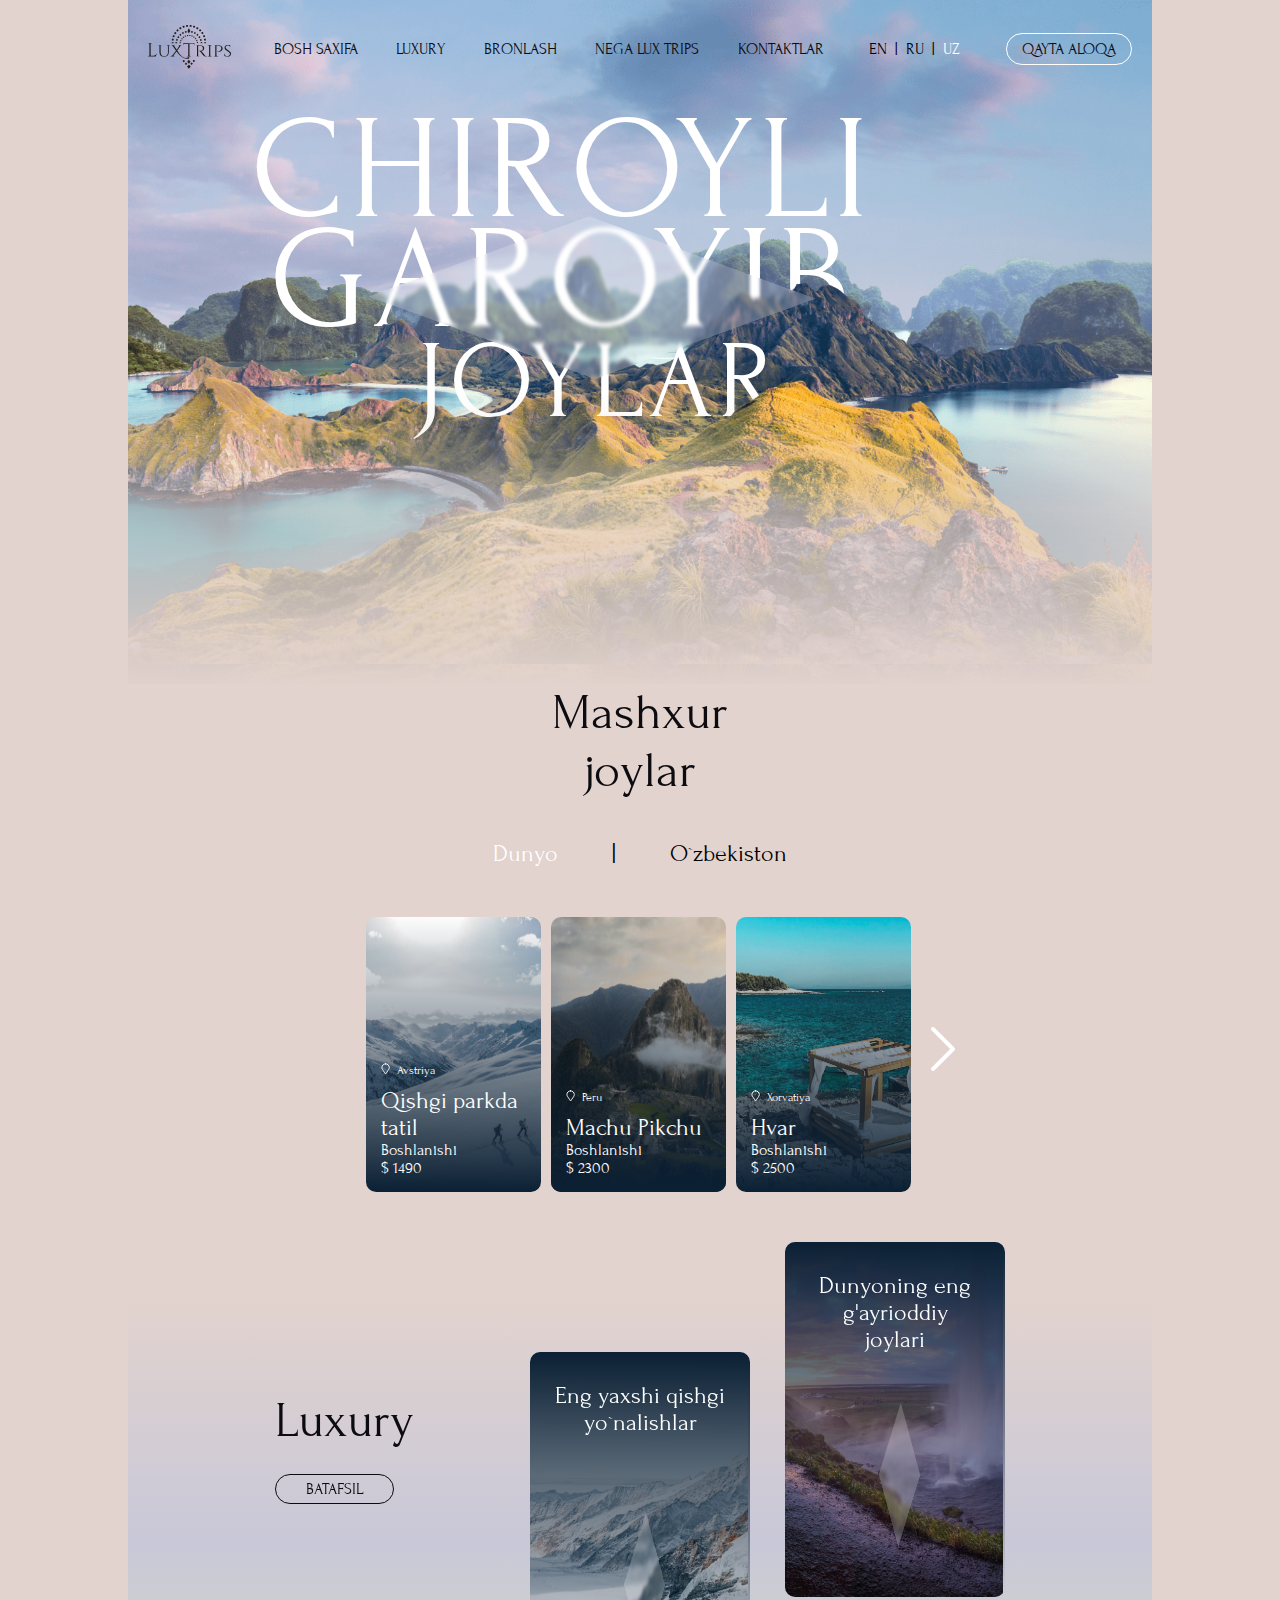
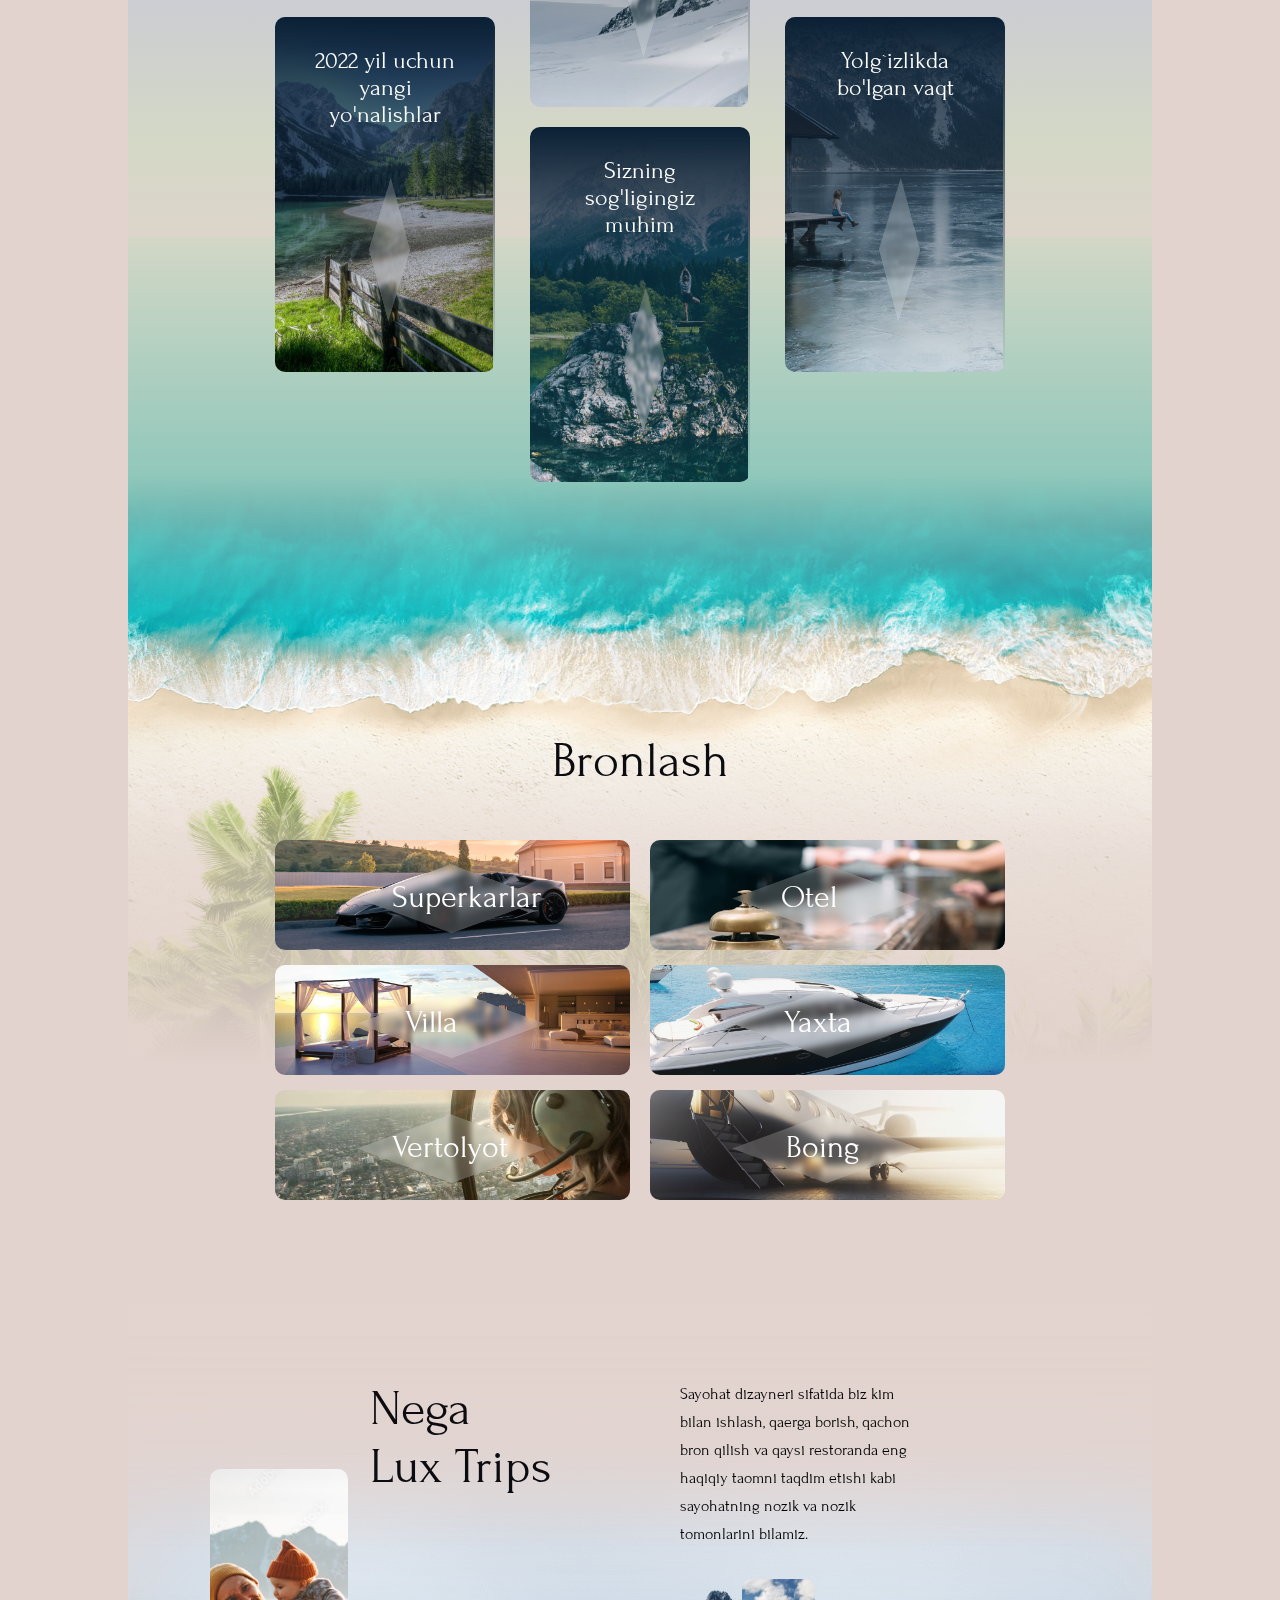
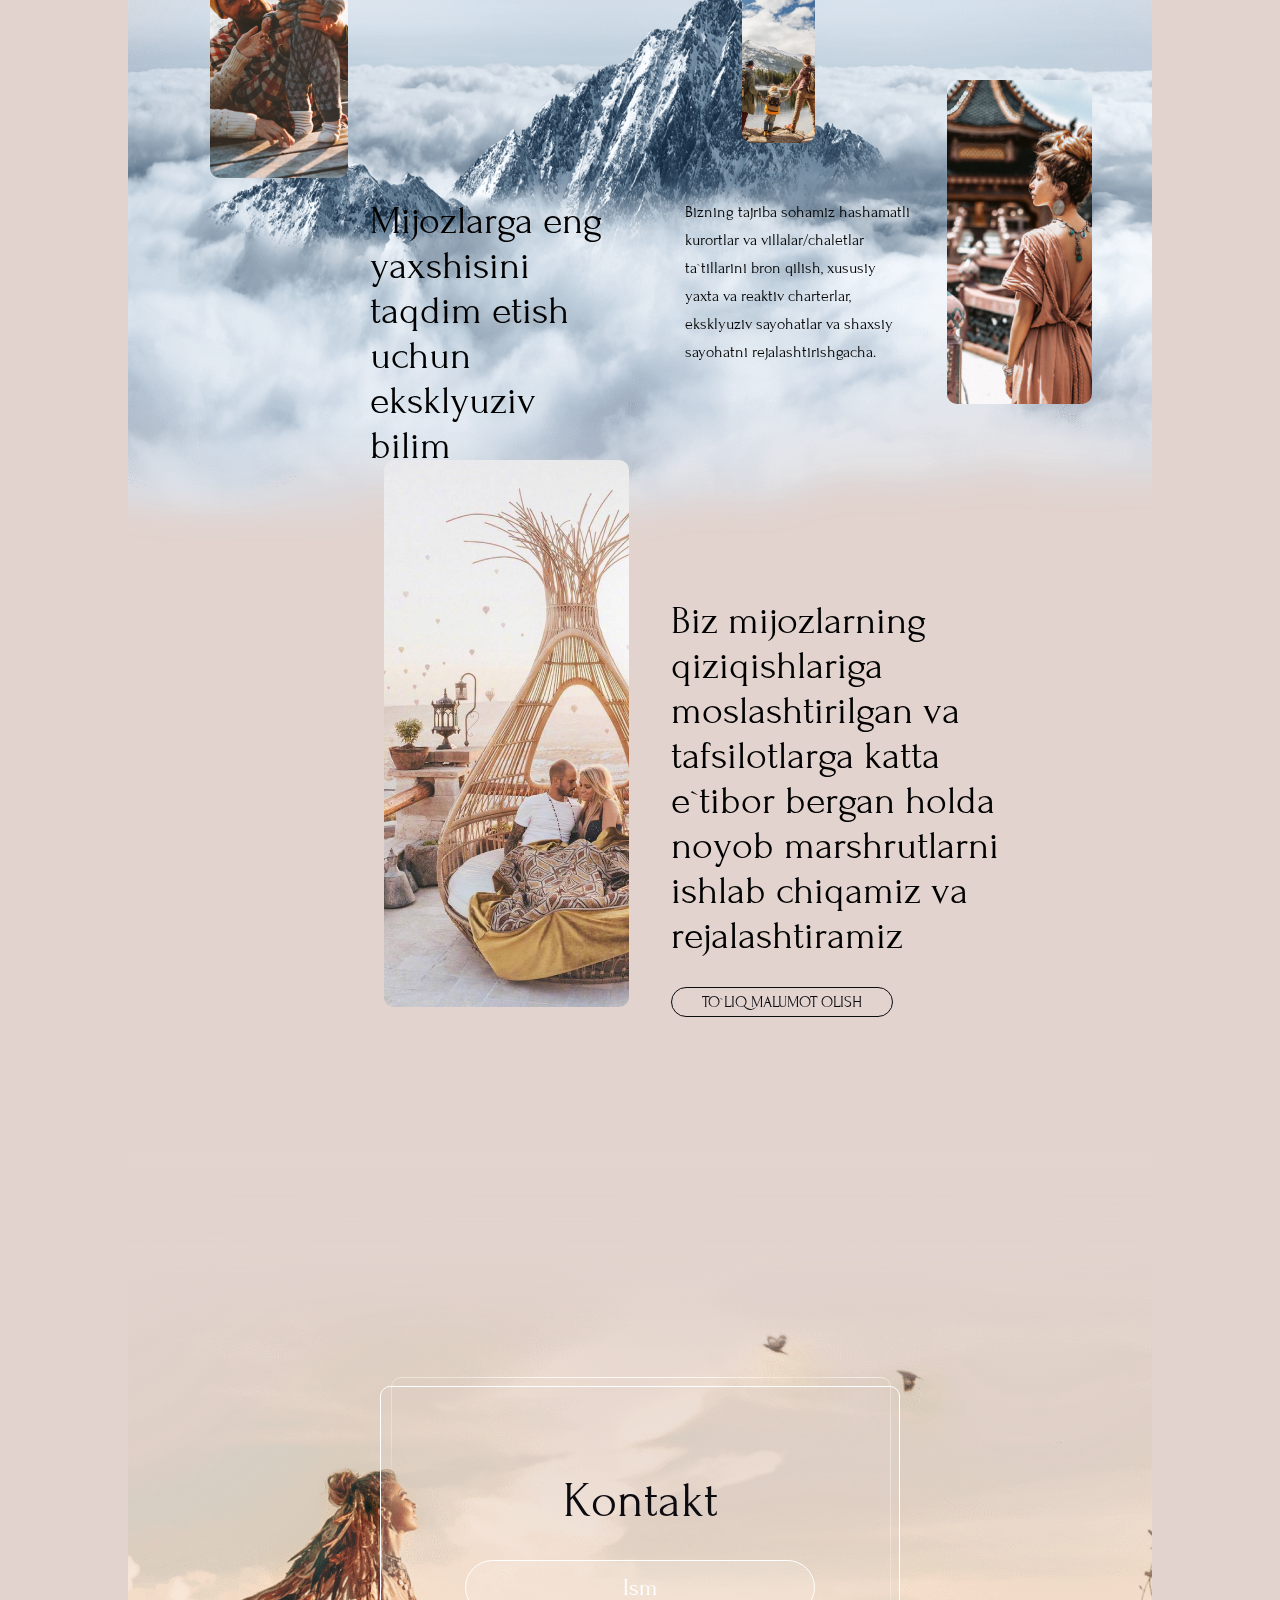
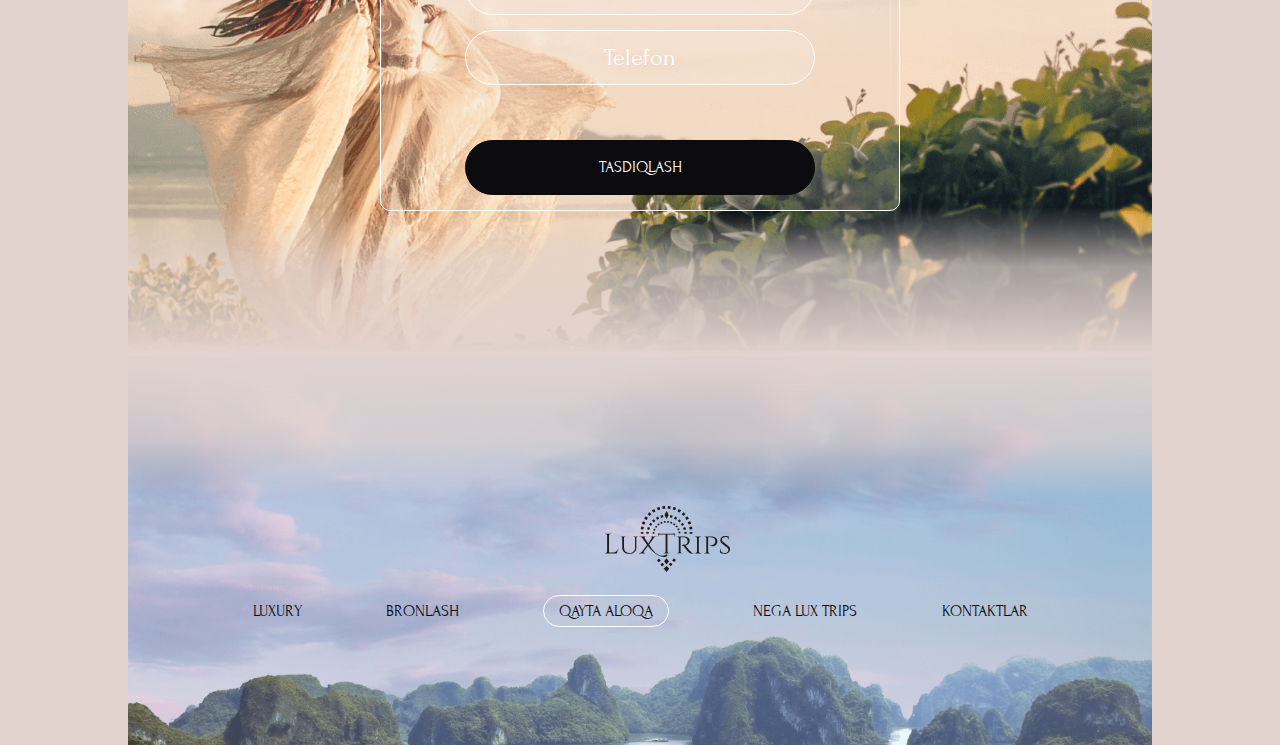
<file: main/index.html>
<!DOCTYPE html>
<html lang="en">

<head>
  <meta charset="UTF-8">
  <meta http-equiv="X-UA-Compatible" content="IE=edge">
  <meta name="viewport" content="width=device-width, initial-scale=1.0">
  <link rel="shortcut icon" href="../assets/icons/favicon.png">
  <link rel="stylesheet" href="./css/main.css">
  <title>LuxTrips</title>
</head>

<body class="body container">

  <header class="header container">
    <div class="header__logo">
      <a href="#no_scroll"> <img class="header__logo-img" src="../assets/svg/logo.svg" alt="Agency logo"></a>
    </div>
    <ul class="header__list">
      <li class="header__list-item linkanimation">
        <a class="header__list-link " href="#no_scroll" data-text="1">Home</a>
      </li>
      <li class="header__list-item linkanimation">
        <a class="header__list-link " href="#luxpack" data-text="2">Luxury packages</a>
      </li>
      <li class="header__list-item linkanimation">
        <a class="header__list-link " href="#book" data-text="3">Book with us</a>
      </li>
      <li class="header__list-item linkanimation">
        <a class="header__list-link " href="#why" data-text="4">Why lux trips</a>
      </li>
      <li class="header__list-item linkanimation">
        <a class="header__list-link " href="../info/info.html" data-text="5">Contact</a>
      </li>
    </ul>
    <ul class="header__lang choice">
      <li class="header__lang-item choice__item choice__item_active">En</li>
      <li class="header__lang-item ">|</li>
      <li class="header__lang-item choice__item">Ru</li>
      <li class="header__lang-item ">|</li>
      <li class="header__lang-item choice__item">Uz</li>
    </ul>
    <a class="header__btn btn" href="#callback" data-text="6">Call me back</a>
    <div class="burger">
      <div class="burger__icon">
        <div class="burger__lines"></div>
        <div class="burger__lines"></div>
        <div class="burger__lines"></div>
      </div>

  </header>
  <section class="hero">
    <h1 class="hero_title" data-text="7">Extra<br>ordinary</h1>
    <h2 class="hero__subtitle" data-text="8">Places</h2>
    <div class="hero__img">
      <img src="../assets/img/sky.png" alt="sky image for font" class="hero__img-item">
      <img src="../assets/img/mountain1.png" alt="mountain image for font" class="hero__img-item">
      <img src="../assets/img/mountain2.png" alt="mountain image for font" class="hero__img-item">
      <img src="../assets/img/mountain3.png" alt="mountain image for font" class="hero__img-item">
    </div>
    <div class="hero__rhombus rhombus-horiz"></div>
    <div class="hero__gradient"></div>
  </section>
  <section class="topplaces">
    <img class="topplaces__prev" src="../assets/icons/arrow-prev.png" alt="prev slide button">
    <img class="topplaces__next" src="../assets/icons/arrow-next.png" alt="next slide button">
    <h2 class="topplaces__title title" data-text="9">Top Rated Experiances</h2>
    <div class="topplaces__content">

      <ul class="topplaces__dir choice">
        <li class="topplaces__dir-items choice__item choice__item_active" data-text="">World</li>
        <li class="topplaces__dir-items ">|</li>
        <li class="topplaces__dir-items choice__item" data-text="">Uzbekistan</li>
      </ul>
      <ul class="topplaces__world">
        <li class="topplaces__card-items">
          <img class="topplaces__card-img" src="../assets/img/world1.png" alt="world tour image">
          <div class="topplaces__card-box">
            <p class="topplaces__card-loction" data-text="">Austria</p>
            <p class="topplaces__card-title" data-text="">Winter Park Ski Holiday</p>
            <p class="topplaces__card-info" data-text="">From</p>
            <p class="topplaces__card-price">$ 1490</p>
          </div>
        </li>
        <li class="topplaces__card-items">
          <img class="topplaces__card-img" src="../assets/img/world2.png" alt="world tour image">
          <div class="topplaces__card-box">
            <p class="topplaces__card-loction" data-text="">Peru</p>
            <p class="topplaces__card-title" data-text="">Machu Picchu</p>
            <p class="topplaces__card-info" data-text="">From</p>
            <p class="topplaces__card-price">$ 2300</p>
          </div>
        </li>
        <li class="topplaces__card-items">
          <img class="topplaces__card-img" src="../assets/img/world3.png" alt="world tour image">
          <div class="topplaces__card-box">
            <p class="topplaces__card-loction" data-text="">Croatia</p>
            <p class="topplaces__card-title" data-text="">Hvar</p>
            <p class="topplaces__card-info" data-text="">From</p>
            <p class="topplaces__card-price">$ 2500</p>
          </div>
        </li>
        <li class="topplaces__card-items">
          <img class="topplaces__card-img" src="../assets/img/world4.png" alt="world tour image">
          <div class="topplaces__card-box">
            <p class="topplaces__card-loction" data-text="">Jordan</p>
            <p class="topplaces__card-title" data-text="">Ad-Deir Abbey</p>
            <p class="topplaces__card-info" data-text="">From</p>
            <p class="topplaces__card-price">$ 2390</p>
          </div>
        </li>
        <li class="topplaces__card-items">
          <img class="topplaces__card-img" src="../assets/img/world5.png" alt="world tour image">
          <div class="topplaces__card-box">
            <p class="topplaces__card-loction" data-text="">Iceland</p>
            <p class="topplaces__card-title" data-text="">Goddafos Waterfall</p>
            <p class="topplaces__card-info" data-text="">From</p>
            <p class="topplaces__card-price">$ 3500</p>
          </div>
        </li>
        <li class="topplaces__card-items">
          <img class="topplaces__card-img" src="../assets/img/world6.png" alt="world tour image">
          <div class="topplaces__card-box">
            <p class="topplaces__card-loction" data-text="">Abkhazia</p>
            <p class="topplaces__card-title" data-text="">Blue Lake</p>
            <p class="topplaces__card-info" data-text="">From</p>
            <p class="topplaces__card-price">$ 2200</p>
          </div>
        </li>
        <li class="topplaces__card-items">
          <img class="topplaces__card-img" src="../assets/img/world7.png" alt="world tour image">
          <div class="topplaces__card-box">
            <p class="topplaces__card-loction" data-text="">Indonesia</p>
            <p class="topplaces__card-title" data-text="">Bali Island</p>
            <p class="topplaces__card-info" data-text="">From</p>
            <p class="topplaces__card-price">$ 4250</p>
          </div>
        </li>
        <li class="topplaces__card-items">
          <img class="topplaces__card-img" src="../assets/img/world8.png" alt="world tour image">
          <div class="topplaces__card-box">
            <p class="topplaces__card-loction" data-text="">Iceland</p>
            <p class="topplaces__card-title" data-text="">Seljalandsfoss Waterfall</p>
            <p class="topplaces__card-info" data-text="">From</p>
            <p class="topplaces__card-price">$ 4900</p>data-text=""
          </div>
        </li>
        <li class="topplaces__card-items">
          <img class="topplaces__card-img" src="../assets/img/world9.png" alt="world tour image">
          <div class="topplaces__card-box">
            <p class="topplaces__card-loction" data-text="">Italy</p>
            <p class="topplaces__card-title" data-text="">Langa
              Grape Fields</p>
            <p class="topplaces__card-info" data-text="">From</p>
            <p class="topplaces__card-price">$ 1750</p>
          </div>
        </li>
        <li class="topplaces__card-items">
          <img class="topplaces__card-img" src="../assets/img/world10.png" alt="world tour image">
          <div class="topplaces__card-box">
            <p class="topplaces__card-loction" data-text="">Spain</p>
            <p class="topplaces__card-title" data-text="">Barcelona</p>
            <p class="topplaces__card-info" data-text="">From</p>
            <p class="topplaces__card-price">$ 2800</p>
          </div>
        </li>
        <li class="topplaces__card-items">
          <img class="topplaces__card-img" src="../assets/img/world11.png" alt="world tour image">
          <div class="topplaces__card-box">
            <p class="topplaces__card-loction" data-text="">Nepal</p>
            <p class="topplaces__card-title" data-text="">Everest</p>
            <p class="topplaces__card-info" data-text="">From</p>
            <p class="topplaces__card-price">$ 7500 </p>
          </div>
        </li>
        <li class="topplaces__card-items">
          <img class="topplaces__card-img" src="../assets/img/world12.png" alt="world tour image">
          <div class="topplaces__card-box">
            <p class="topplaces__card-loction" data-text="">San Francisco</p>
            <p class="topplaces__card-title" data-text="">Golden Gate Bridge</p>
            <p class="topplaces__card-info" data-text="">From</p>
            <p class="topplaces__card-price">$ 2100</p>
          </div>
        </li>

      </ul>
      <ul class="topplaces__uz topplaces_inactive">
        <li class="topplaces__card-items">
          <img class="topplaces__card-img" src="../assets/img/uzbekistan1.jpg" alt="world tour image">
          <div class="topplaces__card-box">
            <p class="topplaces__card-loction" data-text="">Samarkand</p>
            <p class="topplaces__card-title" data-text="">Shahi Zinda</p>
            <p class="topplaces__card-info" data-text="">From</p>
            <p class="topplaces__card-price">$ 490</p>
          </div>
        </li>
        <li class="topplaces__card-items"> <img class="topplaces__card-img" src="../assets/img/uzbekistan2.jpg"
            alt="world tour image">
          <div class="topplaces__card-box">
            <p class="topplaces__card-loction" data-text="">Tashkent</p>
            <p class="topplaces__card-title" data-text="">Timurid`s Museum</p>
            <p class="topplaces__card-info" data-text="">From</p>
            <p class="topplaces__card-price">$ 90</p>
          </div>
        </li>
        <li class="topplaces__card-items"> <img class="topplaces__card-img" src="../assets/img/uzbekistan3.jpg"
            alt="world tour image">
          <div class="topplaces__card-box">
            <p class="topplaces__card-loction" data-text="">Khiva</p>
            <p class="topplaces__card-title" data-text="">Kalta Minor Minaret</p>
            <p class="topplaces__card-info" data-text="">From</p>
            <p class="topplaces__card-price">$ 550</p>
          </div>
        </li>
        <li class="topplaces__card-items"> <img class="topplaces__card-img" src="../assets/img/uzbekistan4.jpg"
            alt="world tour image">
          <div class="topplaces__card-box">
            <p class="topplaces__card-loction" data-text="">Khiva</p>
            <p class="topplaces__card-title" data-text="">Ichan-Kala</p>
            <p class="topplaces__card-info" data-text="">From</p>
            <p class="topplaces__card-price">$ 550</p>
          </div>
        </li>
        <li class="topplaces__card-items"> <img class="topplaces__card-img" src="../assets/img/uzbekistan5.jpg"
            alt="world tour image">
          <div class="topplaces__card-box">
            <p class="topplaces__card-loction" data-text="">Khiva</p>
            <p class="topplaces__card-title" data-text="">
              Mausoleum of Pahlavan Mahmud</p>
            <p class="topplaces__card-info" data-text="">From</p>
            <p class="topplaces__card-price">$ 490</p>
          </div>
        </li>
        <li class="topplaces__card-items"> <img class="topplaces__card-img" src="../assets/img/uzbekistan6.jpg"
            alt="world tour image">
          <div class="topplaces__card-box">
            <p class="topplaces__card-loction" data-text="">Bukhara</p>
            <p class="topplaces__card-title" data-text="">
              Samanid`s Mausoleum</p>
            <p class="topplaces__card-info" data-text="">From</p>
            <p class="topplaces__card-price">$ 520</p>
          </div>
        </li>
        <li class="topplaces__card-items"> <img class="topplaces__card-img" src="../assets/img/uzbekistan7.jpg"
            alt="world tour image">
          <div class="topplaces__card-box">
            <p class="topplaces__card-loction" data-text="">Bukhara</p>
            <p class="topplaces__card-title" data-text="">Minaret Kalyan</p>
            <p class="topplaces__card-info" data-text="">From</p>
            <p class="topplaces__card-price">$ 500</p>
          </div>
        </li>
        <li class="topplaces__card-items"> <img class="topplaces__card-img" src="../assets/img/uzbekistan8.jpg"
            alt="world tour image">
          <div class="topplaces__card-box">
            <p class="topplaces__card-loction" data-text="">Samarkand</p>
            <p class="topplaces__card-title" data-text="">Registan</p>
            <p class="topplaces__card-info" data-text="">From</p>
            <p class="topplaces__card-price">$ 650</p>
          </div>
        </li>
        <li class="topplaces__card-items"> <img class="topplaces__card-img" src="../assets/img/uzbekistan9.jpg"
            alt="world tour image">
          <div class="topplaces__card-box">
            <p class="topplaces__card-loction" data-text="">Samarkand</p>
            <p class="topplaces__card-title" data-text="">Ulugbek`s Observatory </p>
            <p class="topplaces__card-info" data-text="">From</p>
            <p class="topplaces__card-price">$ 425</p>
          </div>
        </li>
        <li class="topplaces__card-items"> <img class="topplaces__card-img" src="../assets/img/uzbekistan10.jpg"
            alt="world tour image">
          <div class="topplaces__card-box">
            <p class="topplaces__card-loction" data-text="">Tashkent</p>
            <p class="topplaces__card-title" data-text="">Romanov`s Palace</p>
            <p class="topplaces__card-info" data-text="">From</p>
            <p class="topplaces__card-price">$ 350</p>
          </div>
        </li>
        <li class="topplaces__card-items"> <img class="topplaces__card-img" src="../assets/img/uzbekistan11.jpg"
            alt="world tour image">
          <div class="topplaces__card-box">
            <p class="topplaces__card-loction" data-text="">Tashkent</p>
            <p class="topplaces__card-title" data-text="">Tashkent Subway</p>
            <p class="topplaces__card-info" data-text="">From</p>
            <p class="topplaces__card-price">$ 45</p>
          </div>
        </li>
        <li class="topplaces__card-items"> <img class="topplaces__card-img" src="../assets/img/uzbekistan12.jpg"
            alt="world tour image">
          <div class="topplaces__card-box">
            <p class="topplaces__card-loction" data-text="">Tashkent</p>
            <p class="topplaces__card-title" data-text="">Madrasah Kukeldash</p>
            <p class="topplaces__card-info" data-text="">From</p>
            <p class="topplaces__card-price">$ 270</p>
          </div>
        </li>
      </ul>

    </div>
  </section>
  <section class="luxury" id="luxpack">
    <div class="luxury__bg-top"></div>
    <img class="luxury__bg-img" src="../assets/img/pack-bg.png" alt="luxury section sea image">
    <div class="luxury__bg-img_grad"></div>
    <div class="luxury__bg-bottom"></div>
    <div class="luxury__box">
      <div class="luxury__card">
        <h2 class="luxury__card-title title" data-text="">Luxury
          Packages</h2>
        <a class="luxury__card-link btn btn_white" href="../luxury/luxury.html" data-text="">View all</a>
      </div>
      <div class="luxury__card">
        <div class="luxury__card-bg"></div>
        <p class="luxury__card-text" data-text="">Best
          Winter Destinations </p>
        <img class="luxury__card-img" src="../assets/img/pack1.png" alt="luxury card image">
        <div class="luxury__card-rhombus rhombus"></div>
      </div>
      <div class="luxury__card">
        <div class="luxury__card-bg"></div>
        <p class="luxury__card-text" data-text="">The world's most extraordinary places</p>
        <img class="luxury__card-img" src="../assets/img/pack2.png" alt="luxury card image">
        <div class="luxury__card-rhombus rhombus"></div>
      </div>
      <div class="luxury__card">
        <div class="luxury__card-bg"></div>
        <p class="luxury__card-text" data-text="">New
          destinations
          for 2022</p>
        <img class="luxury__card-img" src="../assets/img/pack3.png" alt="luxury card image">
        <div class="luxury__card-rhombus rhombus"></div>
      </div>
      <div class="luxury__card">
        <div class="luxury__card-bg"></div>
        <p class="luxury__card-text" data-text="">Your health
          is matter</p>
        <img class="luxury__card-img" src="../assets/img/pack4.png" alt="luxury card image">
        <div class="luxury__card-rhombus rhombus"></div>
      </div>
      <div class="luxury__card">
        <div class="luxury__card-bg"></div>
        <p class="luxury__card-text" data-text="">Experiences
          Away From
          Crowd</p>
        <img class="luxury__card-img" src="../assets/img/pack5.png" alt="luxury card image">
        <div class="luxury__card-rhombus rhombus"></div>
      </div>
    </div>
  </section>
  <section class="book" id="book">
    <div class="book__bg"></div>
    <h2 class="book__title title" data-text="">Book
      With Us</h2>
    <div class="book__box">
      <div class="book__card">
        <p class="book__text" data-text="">Supercars</p>
        <img class="book__img" src="../assets/img/book-car.png" alt="book section car image">
        <div class="book__card-rhombus "></div>
      </div>
      <div class="book__card">
        <p class="book__text" data-text="">Hotels</p>
        <img class="book__img" src="../assets/img/book-hotel.png" alt="book section hotel image">
        <div class="book__card-rhombus "></div>
      </div>
      <div class="book__card">
        <p class="book__text" data-text="">Villas</p>
        <img class="book__img" src="../assets/img/book-villa.png" alt="book section villa image">
        <div class="book__card-rhombus "></div>
      </div>
      <div class="book__card">
        <p class="book__text" data-text="">Yachts</p>
        <img class="book__img" src="../assets/img/book-yacht.png" alt="book section yacht image">
        <div class="book__card-rhombus "></div>
      </div>
      <div class="book__card">
        <p class="book__text" data-text="">Helicopter</p>
        <img class="book__img" src="../assets/img/book-helicopter.png" alt="book section helicopter image">
        <div class="book__card-rhombus "></div>
      </div>
      <div class="book__card">
        <p class="book__text" data-text="">Air Jet</p>
        <img class="book__img" src="../assets/img/book-plane.png" alt="book section plane image">
        <div class="book__card-rhombus "></div>
      </div>
    </div>
  </section>
  <section class="why" id="why">
    <div class="why__bg">
      <div class="why__bg-top"></div>
      <img class="why__bg-img" src="../assets/img/whybg.png" alt="wy section mountain image">
      <div class="why__bg-bottom"></div>
      <img class="why__bg-card1" src="../assets/img/why1.png" alt=" why section ilustration">
      <img class="why__bg-card2" src="../assets/img/why2.png" alt=" why section ilustration">
      <img class="why__bg-card3" src="../assets/img/why3.png" alt=" why section ilustration">
      <img class="why__bg-card4" src="../assets/img/why4.png" alt=" why section ilustration">
    </div>

    <div class="why__fist">
      <h2 class="why__fist-title title" data-text="">Why<br>Lux Trips</h2>
      <p class="why__fist-text" data-text="">As Travel Designer, we know the ins and outs of travel from who to work
        with, where to
        go, when to book, and
        which restaurant provides the most authentic cuisine. </p>
    </div>
    <div class="why__second">
      <p class="why__second-title" data-text="">Exclusive knowledge to provide the best of the best to clients</p>
      <p class="why__second-text" data-text="">Our area of expertise ranges from luxury resorts and villas/chalets
        holiday bookings,
        private yacht and jet
        charters, to exclusive tours and personalized journey planning. </p>
    </div>
    <div class="why__third">
      <p class="why__third-title" data-text="">We craft and plan unique itineraries tailored to customers’ interests
        and
        with strong
        attention to detail.</p>
      <a class="why__third-link btn btn_white" href="#callback" data-text="">Help me plan a trip</a>
    </div>

  </section>
  <section class="contact" id="callback">
    <div class="contact__bg-top"></div>
    <img class="contact__bg" src="../assets/img/contactbg.png" alt="Contact backgroud image">
    <div class="contact__bg-bottom"></div>
    <div class="contact__wrapper frame">
      <div class="contact__box">
        <h2 class="contact__title title" data-text="">Contact</h2>
        <form class="contact__form" action="https://formspree.io/f/xwkyzyeb" name="contact" method="post">
          <input class="contact__name" type="text" name="Name" placeholder="Name" autocomplete="on"
            pattern="[A-Za-zА-Яа-яЁё]{2,20}" title="Name (from 2 to 20 letters)" required>
          <input class="contact__phone" type="text" name="Telephone" placeholder="Phone" autocomplete="on"
            pattern="[0-9]{5,15}" title="Telephone number (from 4 to 10 digits)" required>
          <input class="contact_btn btn btn_black" type="submit" value="Call me back">
        </form>
      </div>
    </div>
  </section>
  <footer class="footer">
    <div class="footer__bg-top"></div>
    <img class="footer_bg" src="../assets/img/footerbg.png" alt="footer backgroud image">
    <div class="footer__box">
      <img class="footer__logo" src="../assets/svg/footer-logo.svg" alt="footer logo">
      <ul class="footer__list">
        <li class="footer__list-item">
          <a class="footer__list-link" href="#luxpack" data-text=""> Luxury packages</a>
        </li>
        <li class=" footer__list-item">
          <a class="footer__list-link" href="#book" data-text=""> Book with us</a>
        </li>
        <li class=" footer__list-item ">
          <a class=" footer__list-link btn" href="#callback" data-text=""> Call me back</a>
        </li>
        <li class="footer__list-item">
          <a class="footer__list-link" href="#why" data-text=""> Why Lux Trips</a>
        </li>
        <li class=" footer__list-item">
          <a class="footer__list-link" href="../info/info.html" data-text=""> Contact</a>
        </li>
      </ul>
    </div>
  </footer>
</body>
<script src=" ./js/main.js" type="module"></script>

</html>
</file>
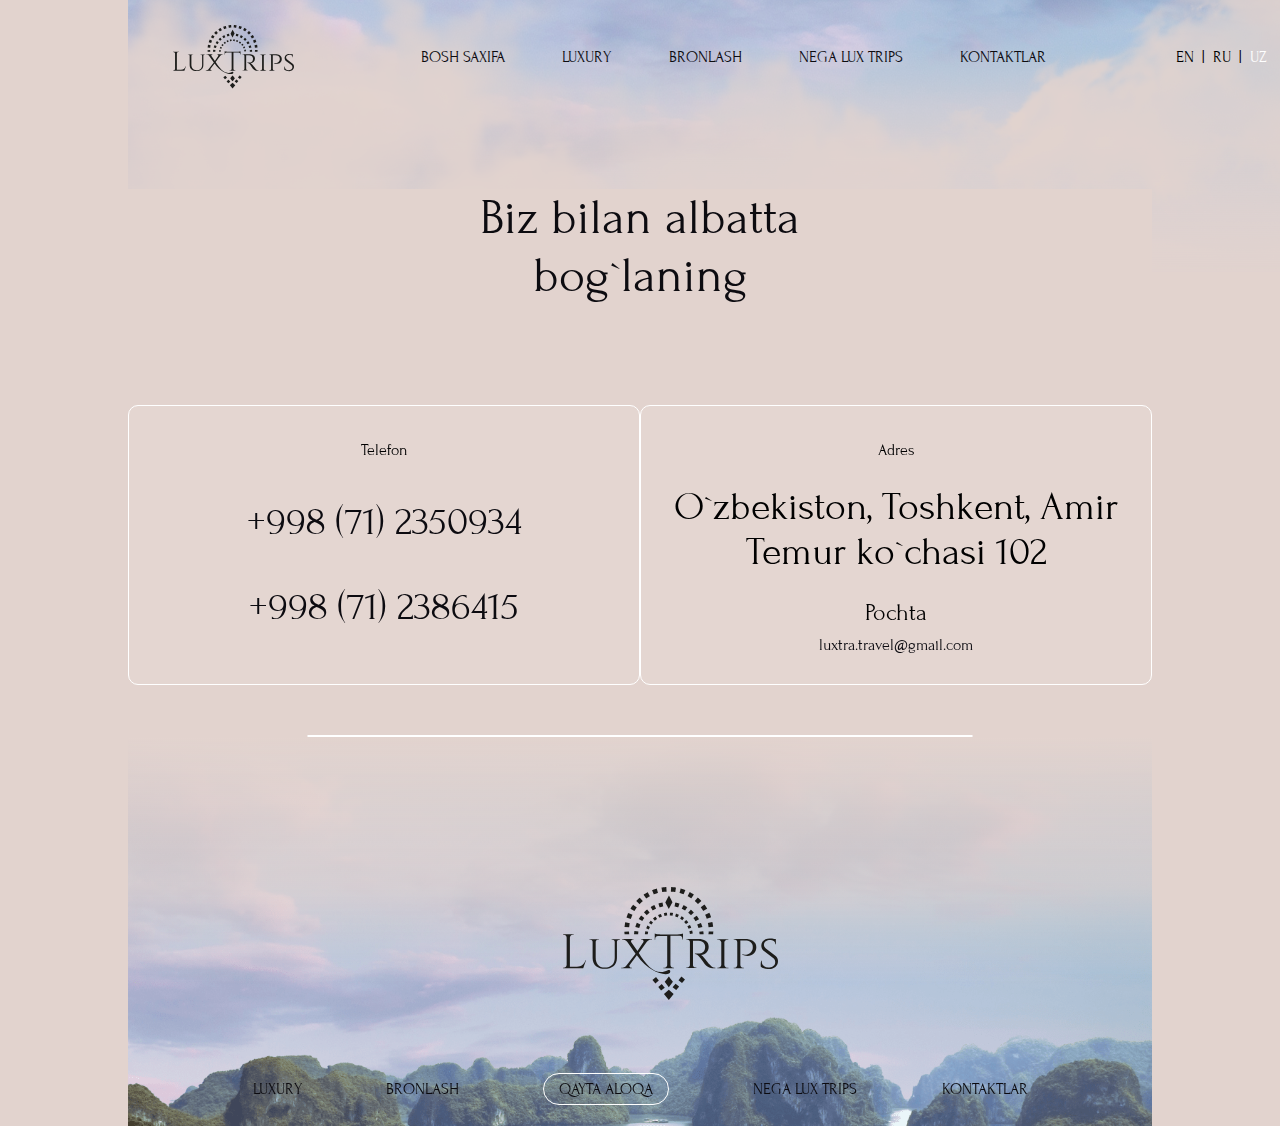
<file: info/info.html>
<!DOCTYPE html>
<html lang="en">

<head>
  <meta charset="UTF-8">
  <meta http-equiv="X-UA-Compatible" content="IE=edge">
  <meta name="viewport" content="width=device-width, initial-scale=1.0">
  <link rel="shortcut icon" href="../assets/icons/favicon.png">
  <link rel="stylesheet" href="./css/info.css">
  <title>LuxTrips - Contact</title>
</head>

<body class="body container">
  <header class="header ">
    <div class="header_bg">
      <img class="header_bg-img" src="../assets/img/headerbg.png" alt="header background image">
    </div>
    <div class="header__logo">
      <a href="../main/index.html"><img src="../assets/svg/logo.svg" alt="Agency logo"></a>
    </div>
    <ul class="header__list">
      <li class="header__list-item linkanimation">
        <a class="header__list-link " href="../main/index.html" data-text="">Home</a>
      </li>
      <li class="header__list-item linkanimation">
        <a class="header__list-link " href="../luxury/luxury.html" data-text="">Luxury packages</a>
      </li>
      <li class="header__list-item linkanimation">
        <a class="header__list-link " href="../main/index.html#book" data-text="">Book with us</a>
      </li>
      <li class="header__list-item linkanimation">
        <a class="header__list-link " href="../main/index.html#why" data-text="">Why lux trips</a>
      </li>
      <li class="header__list-item linkanimation">
        <a class="header__list-link " href="#no_scroll" data-text="">Contact</a>
      </li>
    </ul>
    <ul class="header__lang choice">
      <li class="header__lang-item choice__item choice__item_active">En</li>
      <li class="header__lang-item ">|</li>
      <li class="header__lang-item choice__item">Ru</li>
      <li class="header__lang-item ">|</li>
      <li class="header__lang-item choice__item">Uz</li>
    </ul>
    <a class="header__btn btn" href="../main/index.html#callback" data-text="">Call me back</a>
  </header>
  <section class="info">
    <p class="info__title title" data-text="">Don't miss a chance to talk with us</p>
    <div class="info__box">

      <div class="info__phone">
        <p class="info__text" data-text="">Phone</p>
        <p class="info__num">
          <a href="tel:+998712350934">+998 (71) 2350934</a>
        </p>
        <p class="info__num">
          <a href="tel:+998712386415">+998 (71) 2386415</a>
        </p>
      </div>
      <div class="info__location">
        <p class="info__text" data-text="">Adress</p>
        <p class="info__adress" data-text="">Amir Temur 102, Tashkent, Uzbekistan</p>
        <p class="info__mail" data-text="">Email</p>
        <p class="info__text">
          <a href="mailto:luxtra.travel@gmail.com">luxtra.travel@gmail.com</a>
        </p>
      </div>
    </div>
    <div class="info__map frame">
      <script type="text/javascript" charset="utf-8" async
        src="https://api-maps.yandex.ru/services/constructor/1.0/js/?um=constructor%3Ad1ef796f2113c29c7cf9bf23bc70476a8dec431eb62f064c404fa3163309644b&amp;width=100%&amp;height=620&amp;lang=ru_RU&amp;scroll=true"></script>
    </div>
  </section>
  <footer class="footer">
    <div class="footer__bg-top"></div>
    <img class="footer_bg" src="../assets/img/footerbg.png" alt="footer backgroud image">
    <div class="footer__box">
      <img class="footer__logo" src="../assets/svg/footer-logo.svg" alt="footer logo">
      <ul class="footer__list">
        <li class="footer__list-item">
          <a class="footer__list-link" href="../luxury/luxury.html" data-text=""> Luxury packages</a>
        </li>
        <li class=" footer__list-item">
          <a class="footer__list-link" href="../main/index.html#book" data-text=""> Book with us</a>
        </li>
        <li class=" footer__list-item ">
          <a class=" footer__list-link btn" href="../main/index.html#callback" data-text=""> Call me back</a>
        </li>
        <li class="footer__list-item">
          <a class="footer__list-link" href="../main/index.html#why" data-text=""> Why Lux Trips</a>
        </li>
        <li class=" footer__list-item">
          <a class="footer__list-link" href="#" data-text=""> Contact</a>
        </li>
      </ul>
    </div>
  </footer>
</body>
<script src=" ./js/info.js" type="module"></script>

</html>
</file>
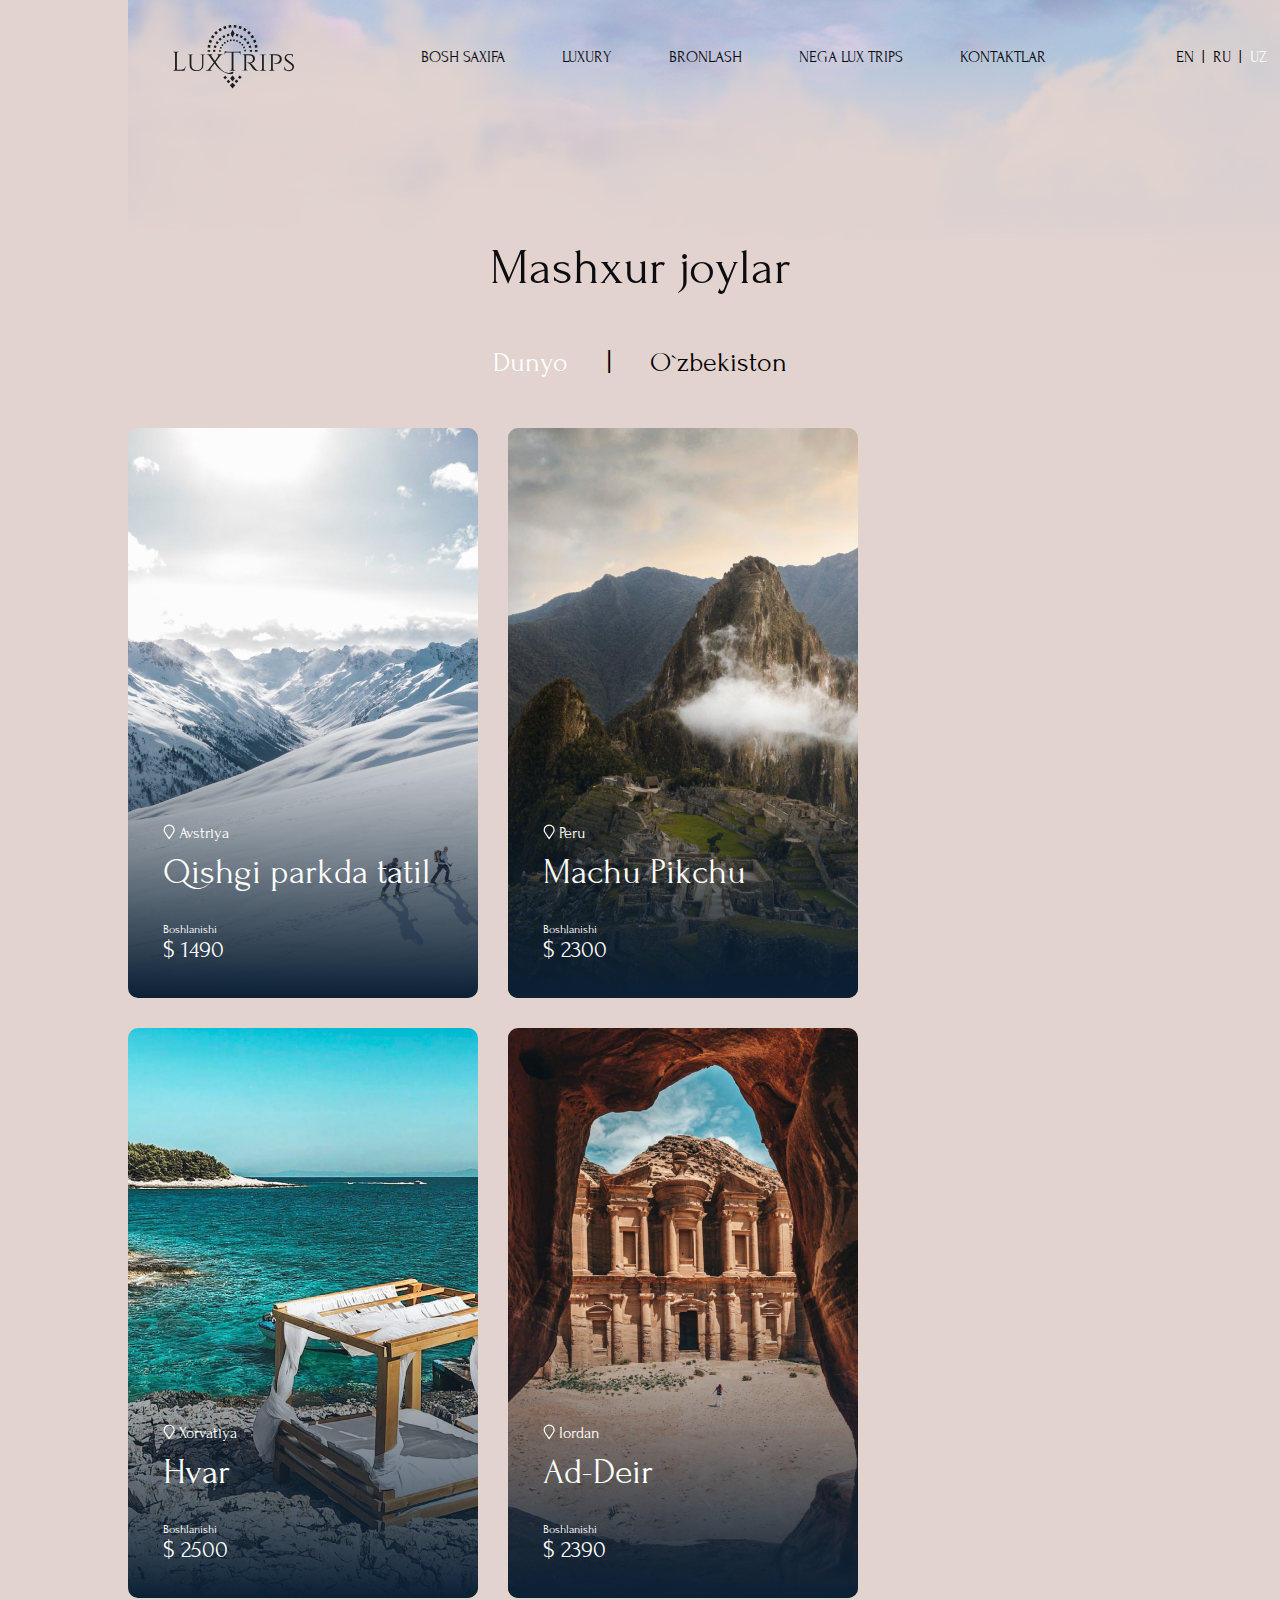
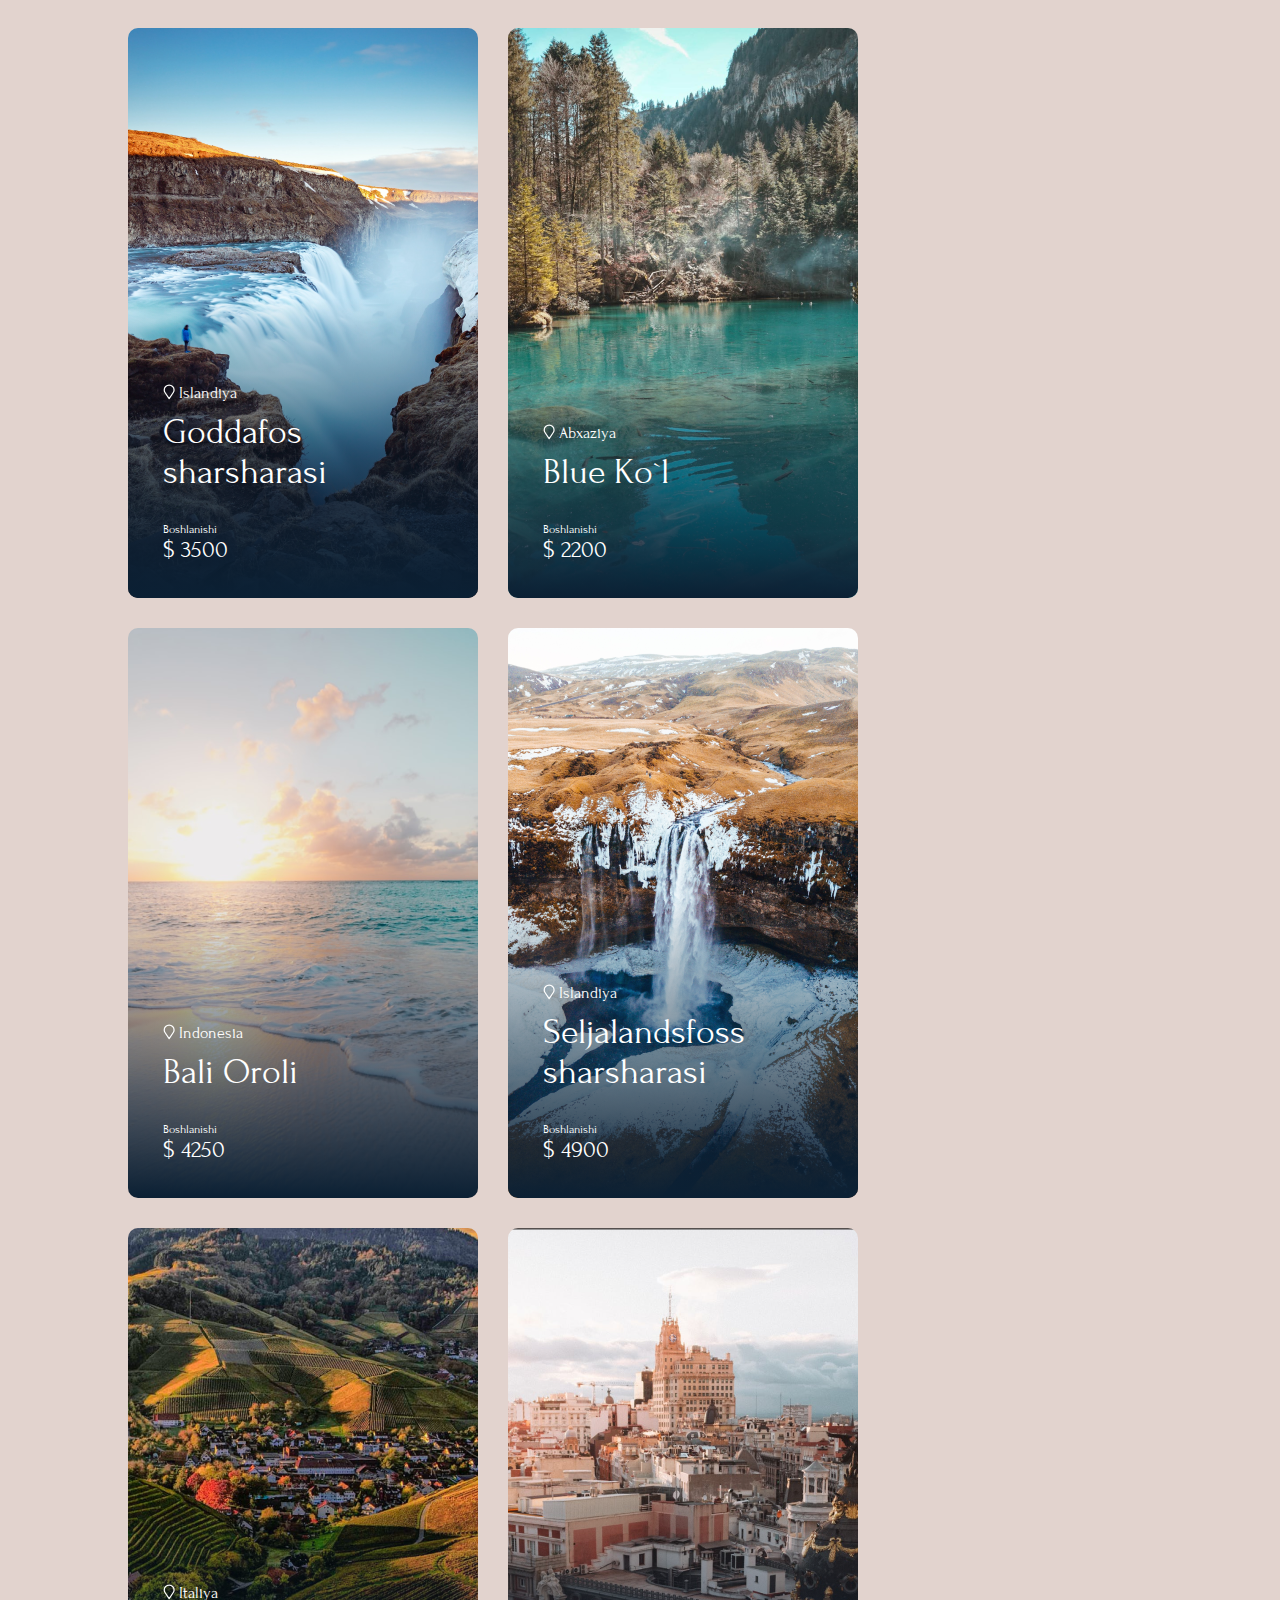
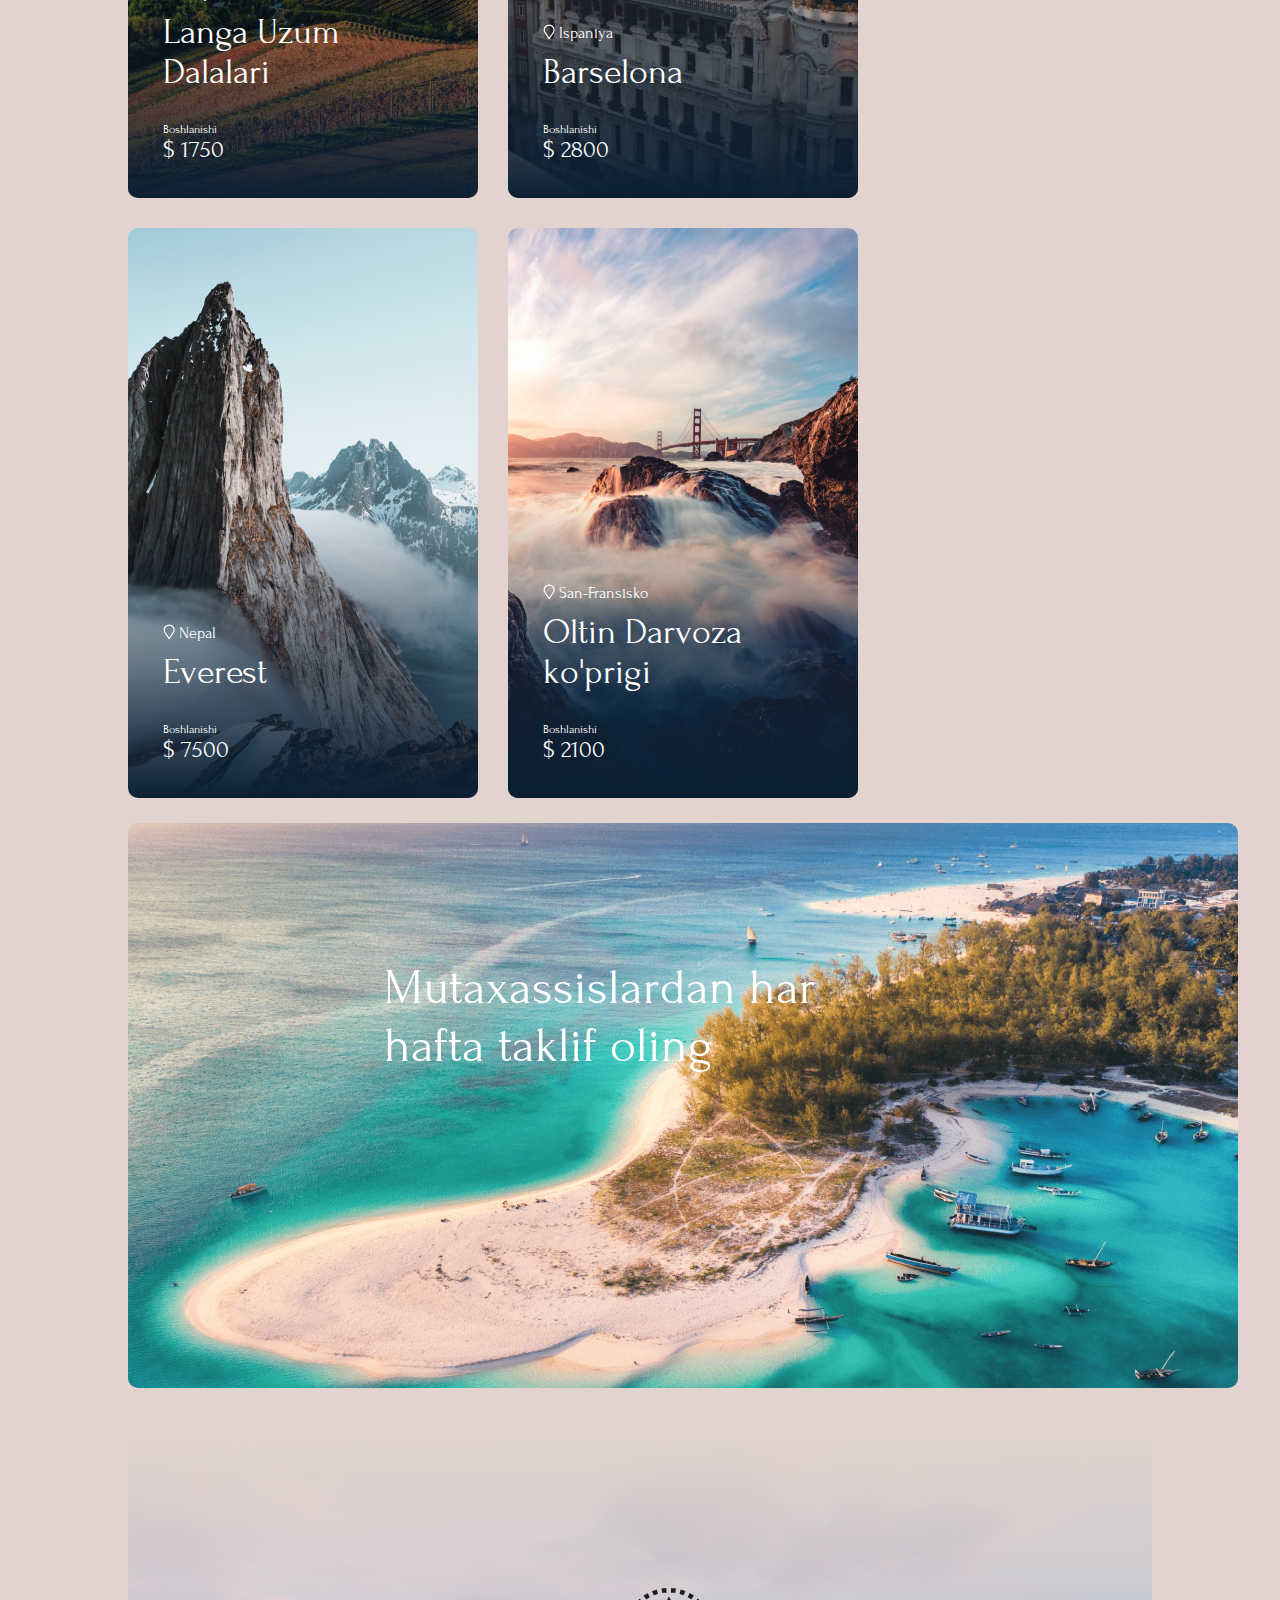
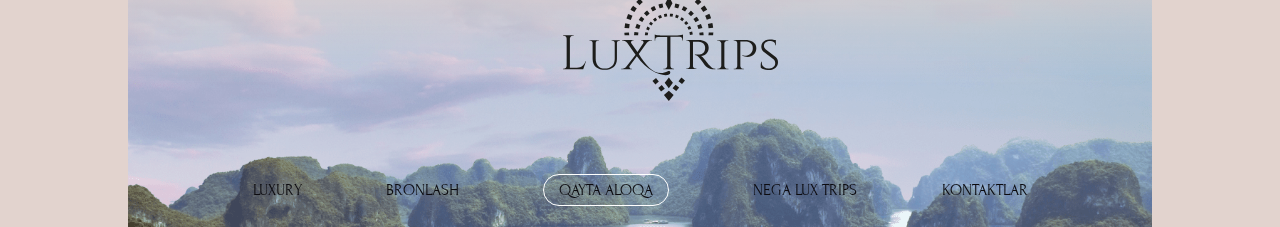
<file: luxury/luxury.html>
<!DOCTYPE html>
<html lang="en">

<head>
  <meta charset="UTF-8">
  <meta http-equiv="X-UA-Compatible" content="IE=edge">
  <meta name="viewport" content="width=device-width, initial-scale=1.0">
  <link rel="shortcut icon" href="../assets/icons/favicon.png">
  <link rel="stylesheet" href="./css/luxury.css">
  <title>LuxTrips - Packages</title>
</head>

<body class="body container">
  <header class="header ">
    <div class="header_bg">
      <img class="header_bg-img" src="../assets/img/headerbg.png" alt="header background image">
    </div>
    <div class="header__logo">
      <a href="../main/index.html"><img src="../assets/svg/logo.svg" alt="Agency logo"></a>
    </div>
    <ul class="header__list">
      <li class="header__list-item linkanimation">
        <a class="header__list-link " href="../main/index.html" data-text="">Home</a>
      </li>
      <li class="header__list-item linkanimation">
        <a class="header__list-link " href="#no_scroll" data-text="">Luxury packages</a>
      </li>
      <li class="header__list-item linkanimation">
        <a class="header__list-link " href="../main/index.html#book" data-text="">Book with us</a>
      </li>
      <li class="header__list-item linkanimation">
        <a class="header__list-link " href="../main/index.html#why" data-text="">Why lux trips</a>
      </li>
      <li class="header__list-item linkanimation">
        <a class="header__list-link " href="../info/info.html" data-text="">Contact</a>
      </li>
    </ul>
    <ul class="header__lang choice">
      <li class="header__lang-item choice__item choice__item_active">En</li>
      <li class="header__lang-item ">|</li>
      <li class="header__lang-item choice__item">Ru</li>
      <li class="header__lang-item ">|</li>
      <li class="header__lang-item choice__item">Uz</li>
    </ul>
    <a class="header__btn btn" href="../main/index.html#callback" data-text="">Call me back</a>
  </header>
  <section class="topplaces">
    <h2 class="topplaces__title title " data-text="">Luxury packages</h2>
    <div class="topplaces__content">
      <ul class="topplaces__dir choice">
        <li class="topplaces__dir-items choice__item choice__item_active" data-text="">World</li>
        <li class="topplaces__dir-items ">|</li>
        <li class="topplaces__dir-items choice__item" data-text="">Uzbekistan</li>
      </ul>
      <ul class="topplaces__world ">
        <li class="topplaces__card-items">
          <img class="topplaces__card-img" src="../assets/img/world1.png" alt="world tour image">
          <div class="topplaces__card-box">
            <p class="topplaces__card-loction" data-text="">Austria</p>
            <p class="topplaces__card-title" data-text="">Winter Park Ski Holiday</p>
            <p class="topplaces__card-info" data-text="">From</p>
            <p class="topplaces__card-price">$ 1490</p>
          </div>
        </li>
        <li class="topplaces__card-items">
          <img class="topplaces__card-img" src="../assets/img/world2.png" alt="world tour image">
          <div class="topplaces__card-box">
            <p class="topplaces__card-loction" data-text="">Peru</p>
            <p class="topplaces__card-title" data-text="">Machu Picchu</p>
            <p class="topplaces__card-info" data-text="">From</p>
            <p class="topplaces__card-price">$ 2300</p>
          </div>
        </li>
        <li class="topplaces__card-items">
          <img class="topplaces__card-img" src="../assets/img/world3.png" alt="world tour image">
          <div class="topplaces__card-box">
            <p class="topplaces__card-loction" data-text="">Croatia</p>
            <p class="topplaces__card-title" data-text="">Hvar</p>
            <p class="topplaces__card-info" data-text="">From</p>
            <p class="topplaces__card-price">$ 2500</p>
          </div>
        </li>
        <li class="topplaces__card-items">
          <img class="topplaces__card-img" src="../assets/img/world4.png" alt="world tour image">
          <div class="topplaces__card-box">
            <p class="topplaces__card-loction" data-text="">Jordan</p>
            <p class="topplaces__card-title" data-text="">Ad-Deir Abbey</p>
            <p class="topplaces__card-info" data-text="">From</p>
            <p class="topplaces__card-price">$ 2390</p>
          </div>
        </li>
        <li class="topplaces__card-items">
          <img class="topplaces__card-img" src="../assets/img/world5.png" alt="world tour image">
          <div class="topplaces__card-box">
            <p class="topplaces__card-loction" data-text="">Iceland</p>
            <p class="topplaces__card-title" data-text="">Goddafos Waterfall</p>
            <p class="topplaces__card-info" data-text="">From</p>
            <p class="topplaces__card-price">$ 3500</p>
          </div>
        </li>
        <li class="topplaces__card-items">
          <img class="topplaces__card-img" src="../assets/img/world6.png" alt="world tour image">
          <div class="topplaces__card-box">
            <p class="topplaces__card-loction" data-text="">Abkhazia</p>
            <p class="topplaces__card-title" data-text="">Blue Lake</p>
            <p class="topplaces__card-info" data-text="">From</p>
            <p class="topplaces__card-price">$ 2200</p>
          </div>
        </li>
        <li class="topplaces__card-items">
          <img class="topplaces__card-img" src="../assets/img/world7.png" alt="world tour image">
          <div class="topplaces__card-box">
            <p class="topplaces__card-loction" data-text="">Indonesia</p>
            <p class="topplaces__card-title" data-text="">Bali Island</p>
            <p class="topplaces__card-info" data-text="">From</p>
            <p class="topplaces__card-price">$ 4250</p>
          </div>
        </li>
        <li class="topplaces__card-items">
          <img class="topplaces__card-img" src="../assets/img/world8.png" alt="world tour image">
          <div class="topplaces__card-box">
            <p class="topplaces__card-loction" data-text="">Iceland</p>
            <p class="topplaces__card-title" data-text="">Seljalandsfoss Waterfall</p>
            <p class="topplaces__card-info" data-text="">From</p>
            <p class="topplaces__card-price">$ 4900</p>
          </div>
        </li>
        <li class="topplaces__card-items">
          <img class="topplaces__card-img" src="../assets/img/world9.png" alt="world tour image">
          <div class="topplaces__card-box">
            <p class="topplaces__card-loction" data-text="">Italy</p>
            <p class="topplaces__card-title" data-text="">Langa
              Grape Fields</p>
            <p class="topplaces__card-info" data-text="">From</p>
            <p class="topplaces__card-price">$ 1750</p>
          </div>
        </li>
        <li class="topplaces__card-items">
          <img class="topplaces__card-img" src="../assets/img/world10.png" alt="world tour image">
          <div class="topplaces__card-box">
            <p class="topplaces__card-loction" data-text="">Spain</p>
            <p class="topplaces__card-title" data-text="">Barcelona</p>
            <p class="topplaces__card-info" data-text="">From</p>
            <p class="topplaces__card-price">$ 2800</p>
          </div>
        </li>
        <li class="topplaces__card-items">
          <img class="topplaces__card-img" src="../assets/img/world11.png" alt="world tour image">
          <div class="topplaces__card-box">
            <p class="topplaces__card-loction" data-text="">Nepal</p>
            <p class="topplaces__card-title" data-text="">Everest</p>
            <p class="topplaces__card-info" data-text="">From</p>
            <p class="topplaces__card-price">$ 7500 </p>
          </div>
        </li>
        <li class="topplaces__card-items">
          <img class="topplaces__card-img" src="../assets/img/world12.png" alt="world tour image">
          <div class="topplaces__card-box">
            <p class="topplaces__card-loction" data-text="">San Francisco</p>
            <p class="topplaces__card-title" data-text="">Golden Gate Bridge</p>
            <p class="topplaces__card-info" data-text="">From</p>
            <p class="topplaces__card-price">$ 2100</p>
          </div>
        </li>

      </ul>
      <ul class="topplaces__uz topplaces_inactive">
        <li class="topplaces__card-items">
          <img class="topplaces__card-img" src="../assets/img/uzbekistan1.jpg" alt="world tour image">
          <div class="topplaces__card-box">
            <p class="topplaces__card-loction" data-text="">Samarkand</p>
            <p class="topplaces__card-title" data-text="">Shahi Zinda</p>
            <p class="topplaces__card-info" data-text="">From</p>
            <p class="topplaces__card-price">$ 490</p>
          </div>
        </li>
        <li class="topplaces__card-items"> <img class="topplaces__card-img" src="../assets/img/uzbekistan2.jpg"
            alt="world tour image">
          <div class="topplaces__card-box">
            <p class="topplaces__card-loction" data-text="">Tashkent</p>
            <p class="topplaces__card-title" data-text="">Timurid`s Museum</p>
            <p class="topplaces__card-info" data-text="">From</p>
            <p class="topplaces__card-price">$ 90</p>
          </div>
        </li>
        <li class="topplaces__card-items"> <img class="topplaces__card-img" src="../assets/img/uzbekistan3.jpg"
            alt="world tour image">
          <div class="topplaces__card-box">
            <p class="topplaces__card-loction" data-text="">Khiva</p>
            <p class="topplaces__card-title" data-text="">Kalta Minor Minaret</p>
            <p class="topplaces__card-info" data-text="">From</p>
            <p class="topplaces__card-price">$ 550</p>
          </div>
        </li>
        <li class="topplaces__card-items"> <img class="topplaces__card-img" src="../assets/img/uzbekistan4.jpg"
            alt="world tour image">
          <div class="topplaces__card-box">
            <p class="topplaces__card-loction" data-text="">Khiva</p>
            <p class="topplaces__card-title" data-text="">Ichan-Kala</p>
            <p class="topplaces__card-info" data-text="">From</p>
            <p class="topplaces__card-price">$ 550</p>
          </div>
        </li>
        <li class="topplaces__card-items"> <img class="topplaces__card-img" src="../assets/img/uzbekistan5.jpg"
            alt="world tour image">
          <div class="topplaces__card-box">
            <p class="topplaces__card-loction" data-text="">Khiva</p>
            <p class="topplaces__card-title" data-text="">
              Mausoleum of Pahlavan Mahmud</p>
            <p class="topplaces__card-info" data-text="">From</p>
            <p class="topplaces__card-price">$ 490</p>
          </div>
        </li>
        <li class="topplaces__card-items"> <img class="topplaces__card-img" src="../assets/img/uzbekistan6.jpg"
            alt="world tour image">
          <div class="topplaces__card-box">
            <p class="topplaces__card-loction" data-text="">Bukhara</p>
            <p class="topplaces__card-title" data-text="">
              Samanid`s Mausoleum</p>
            <p class="topplaces__card-info" data-text="">From</p>
            <p class="topplaces__card-price">$ 520</p>
          </div>
        </li>
        <li class="topplaces__card-items"> <img class="topplaces__card-img" src="../assets/img/uzbekistan7.jpg"
            alt="world tour image">
          <div class="topplaces__card-box">
            <p class="topplaces__card-loction" data-text="">Bukhara</p>
            <p class="topplaces__card-title" data-text="">Minaret Kalyan</p>
            <p class="topplaces__card-info" data-text="">From</p>
            <p class="topplaces__card-price">$ 500</p>
          </div>
        </li>
        <li class="topplaces__card-items"> <img class="topplaces__card-img" src="../assets/img/uzbekistan8.jpg"
            alt="world tour image">
          <div class="topplaces__card-box">
            <p class="topplaces__card-loction" data-text="">Samarkand</p>
            <p class="topplaces__card-title" data-text="">Registan</p>
            <p class="topplaces__card-info" data-text="">From</p>
            <p class="topplaces__card-price">$ 650</p>
          </div>
        </li>
        <li class="topplaces__card-items"> <img class="topplaces__card-img" src="../assets/img/uzbekistan9.jpg"
            alt="world tour image">
          <div class="topplaces__card-box">
            <p class="topplaces__card-loction" data-text="">Samarkand</p>
            <p class="topplaces__card-title" data-text="">Ulugbek`s Observatory </p>
            <p class="topplaces__card-info" data-text="">From</p>
            <p class="topplaces__card-price">$ 425</p>
          </div>
        </li>
        <li class="topplaces__card-items"> <img class="topplaces__card-img" src="../assets/img/uzbekistan10.jpg"
            alt="world tour image">
          <div class="topplaces__card-box">
            <p class="topplaces__card-loction" data-text="">Tashkent</p>
            <p class="topplaces__card-title" data-text="">Romanov`s Palace</p>
            <p class="topplaces__card-info" data-text="">From</p>
            <p class="topplaces__card-price">$ 350</p>
          </div>
        </li>
        <li class="topplaces__card-items"> <img class="topplaces__card-img" src="../assets/img/uzbekistan11.jpg"
            alt="world tour image">
          <div class="topplaces__card-box">
            <p class="topplaces__card-loction" data-text="">Tashkent</p>
            <p class="topplaces__card-title" data-text="">Tashkent Subway</p>
            <p class="topplaces__card-info" data-text="">From</p>
            <p class="topplaces__card-price">$ 45</p>
          </div>
        </li>
        <li class="topplaces__card-items"> <img class="topplaces__card-img" src="../assets/img/uzbekistan12.jpg"
            alt="world tour image">
          <div class="topplaces__card-box">
            <p class="topplaces__card-loction" data-text="">Tashkent</p>
            <p class="topplaces__card-title" data-text="">Madrasah Kukeldash</p>
            <p class="topplaces__card-info" data-text="">From</p>
            <p class="topplaces__card-price">$ 270</p>
          </div>
        </li>
      </ul>
    </div>
  </section>
  <section class="advice">
    <div class="advice_box">
      <p class="advice__title title" data-text="">Get weekly inspiration and expert advice</p>
      <img class="advice__img " src="../assets/img/advicebg.png" alt="advice image">
    </div>
  </section>

  <footer class="footer">
    <div class="footer__bg-top"></div>
    <img class="footer_bg" src="../assets/img/footerbg.png" alt="footer backgroud image">
    <div class="footer__box">
      <img class="footer__logo" src="../assets/svg/footer-logo.svg" alt="footer logo">
      <ul class="footer__list">
        <li class="footer__list-item">
          <a class="footer__list-link" href="#" data-text=""> Luxury packages</a>
        </li>
        <li class=" footer__list-item">
          <a class="footer__list-link" href="../main/index.html#book" data-text=""> Book with us</a>
        </li>
        <li class=" footer__list-item ">
          <a class=" footer__list-link btn" href="../main/index.html#callback" data-text=""> Call me back</a>
        </li>
        <li class="footer__list-item">
          <a class="footer__list-link" href="../main/index.html#why" data-text=""> Why Lux Trips</a>
        </li>
        <li class=" footer__list-item">
          <a class="footer__list-link" href="../info/info.html" data-text=""> Contact</a>
        </li>
      </ul>
    </div>
  </footer>
</body>
<script src=" ./js/luxury.js" type="module"></script>

</html>
</file>
<file: main/css/main.css>
@import '../../main/css/_normilize.css';
@import url("https://fonts.googleapis.com/css2?family=Forum&display=swap");
* {
  -webkit-box-sizing: border-box;
          box-sizing: border-box;
  padding: 0;
  margin: 0;
  scroll-behavior: smooth;
}

ul {
  list-style: none;
}

a {
  text-decoration: none;
  cursor: pointer;
  color: #0c0b10;
}
a:hover {
  color: #fff;
  -webkit-transition: 0.5s;
  transition: 0.5s;
}

h1,
h2 {
  margin: 0;
  padding: 0;
  font-weight: normal;
}

.container {
  max-width: 1440px;
  margin: 0 auto;
}

.body {
  background-color: #e2d3ce;
  font: 1rem Forum;
}

.linkanimation a {
  background-image: -webkit-gradient(linear, left top, left bottom, from(#fff), to(#fff));
  background-image: linear-gradient(#fff, #fff);
  background-position: 0% 100%;
  background-repeat: no-repeat;
  background-size: 0% 3px;
  -webkit-transition: background-size 0.3s;
  transition: background-size 0.3s;
  border-radius: 1px;
  padding: 10px 0 5px;
}
.linkanimation a:hover {
  background-size: 100% 3px;
  color: #fff;
}
.linkanimation .underline {
  background-size: 100% 3px;
  -webkit-transition: color 0.3s;
  transition: color 0.3s;
  color: #fff;
}

.rhombus {
  position: absolute;
  height: 80px;
  width: 150px;
  -webkit-backdrop-filter: blur(0.5px);
          backdrop-filter: blur(0.5px);
  background: rgba(255, 255, 255, 0.1);
  -webkit-transform: rotate(75deg) skewX(58deg);
          transform: rotate(75deg) skewX(58deg);
  padding: 1px;
  top: 40%;
  left: 45%;
  z-index: 30;
}

.rhombus-horiz {
  position: absolute;
  height: 175px;
  width: 275px;
  -webkit-backdrop-filter: blur(1.5px);
          backdrop-filter: blur(1.5px);
  background: rgba(255, 255, 255, 0.2);
  -webkit-transform: rotate(-20deg) skew(50deg) translate(50%, 50%);
          transform: rotate(-20deg) skew(50deg) translate(50%, 50%);
  padding: 1px;
}

.title {
  font-size: 60px;
  line-height: 58px;
  color: #0c0b10;
}

.choice {
  display: -webkit-box;
  display: -ms-flexbox;
  display: flex;
  -webkit-column-gap: 5px;
     -moz-column-gap: 5px;
          column-gap: 5px;
}
.choice__item {
  cursor: pointer;
  padding: 0 3px;
}
.choice__item:hover {
  color: #fff;
  -webkit-transition: 0.5s;
  transition: 0.5s;
}
.choice__item_active {
  color: #fff;
}

.btn {
  border-radius: 40px;
  border: 1px #fff solid;
  padding: 11px 25px;
  text-transform: uppercase;
  color: #0c0b10;
}
.btn:hover {
  background-color: #e2d3ce;
  border-color: #0c0b10;
  color: #0c0b10;
  -webkit-transition: 1s;
  transition: 1s;
}

.btn_white {
  border-color: #0c0b10;
  padding: 5px 30px;
}
.btn_white:hover {
  background-color: #fff;
  border-color: #fff;
}

.btn_black {
  color: #fff;
  border-color: #0c0b10;
  background: #0c0b10;
  padding: 5px 30px;
}
.btn_black:hover {
  color: #0c0b10;
  background-color: #fff;
  border-color: #fff;
}

.frame {
  position: relative;
  border-radius: 10px;
  border: 1px #fff solid;
}
.frame::after {
  content: "";
  position: absolute;
  top: -10px;
  left: 2%;
  height: 103%;
  width: 96%;
  border-radius: 10px;
  border: 1px #fff solid;
  z-index: -1;
}

@media screen and (max-width: 1439px) {
  .container {
    max-width: 1024px;
  }

  .rhombus-horiz {
    height: 155px;
    width: 235px;
    background: rgba(255, 255, 255, 0.2);
    -webkit-transform: rotate(-20deg) skew(50deg) translate(50%, 50%);
            transform: rotate(-20deg) skew(50deg) translate(50%, 50%);
  }

  .title {
    font-size: 50px;
    line-height: 58px;
  }

  .btn {
    padding: 6px 15px;
  }

  .btn_white {
    padding: 5px 30px;
  }

  .btn_black {
    padding: 5px 30px;
  }
}
@media screen and (max-width: 1023px) {
  .container {
    max-width: 768px;
  }

  .rhombus-horiz {
    height: 115px;
    width: 175px;
    -webkit-backdrop-filter: blur(1.5px);
            backdrop-filter: blur(1.5px);
    background: rgba(255, 255, 255, 0.2);
    -webkit-transform: rotate(-20deg) skew(50deg) translate(50%, 50%);
            transform: rotate(-20deg) skew(50deg) translate(50%, 50%);
  }

  .title {
    font-size: 40px;
    line-height: 38px;
  }

  .btn {
    padding: 6px 15px;
  }

  .btn_white {
    padding: 5px 30px;
  }

  .btn_black {
    padding: 5px 30px;
  }

  .frame::after {
    height: 105%;
    width: 96%;
  }
}
@media screen and (max-width: 767px) {
  .container {
    max-width: 320px;
  }

  .title {
    font-size: 28px;
    line-height: 24x;
  }

  .rhombus-horiz {
    height: 50px;
    width: 77px;
    -webkit-backdrop-filter: blur(1.5px);
            backdrop-filter: blur(1.5px);
    background: rgba(255, 255, 255, 0.2);
    -webkit-transform: rotate(-20deg) skew(50deg) translate(50%, 50%);
            transform: rotate(-20deg) skew(50deg) translate(50%, 50%);
  }

  .choice {
    display: -webkit-box;
    display: -ms-flexbox;
    display: flex;
    -webkit-column-gap: 3px;
       -moz-column-gap: 3px;
            column-gap: 3px;
  }
  .choice__item {
    cursor: pointer;
    padding: 0 2px;
  }

  .btn {
    padding: 2px 6px;
    font-size: 12px;
  }

  .btn_white {
    padding: 2px 10px;
    font-size: 12px;
  }

  .btn_black {
    padding: 2px 10px;
    font-size: 12px;
  }
}
.header {
  /* .header__logo */
  position: absolute;
  display: -webkit-box;
  display: -ms-flexbox;
  display: flex;
  -webkit-box-pack: justify;
      -ms-flex-pack: justify;
          justify-content: space-between;
  -webkit-box-align: center;
      -ms-flex-align: center;
          align-items: center;
  width: 100%;
  padding: 0 45px;
  top: 25px;
  text-transform: uppercase;
  z-index: 50;
  /* .header__list */
}
.header__logo {
  max-height: 64px;
}
.header__list {
  display: -webkit-box;
  display: -ms-flexbox;
  display: flex;
  width: 625px;
  -webkit-box-pack: justify;
      -ms-flex-pack: justify;
          justify-content: space-between;
}

@media screen and (max-width: 1439px) {
  .header {
    /* .header__logo */
    padding: 0 20px;
    /* .header__list */
  }
  .header__logo-img {
    max-height: 44px;
  }
  .header__list {
    display: -webkit-box;
    display: -ms-flexbox;
    display: flex;
    width: 550px;
  }
}
@media screen and (max-width: 1023px) {
  .header {
    /* .header__logo */
    padding: 0 10px;
    font-size: 12px;
    /* .header__list */
  }
  .header__logo-img {
    max-height: 40px;
  }
  .header__list {
    display: -webkit-box;
    display: -ms-flexbox;
    display: flex;
    width: 400px;
  }
}
@media screen and (max-width: 767px) {
  .header {
    /* .header__logo */
    top: 5px;
    padding: 0 10px;
    font-size: 12px;
    -webkit-box-pack: justify;
        -ms-flex-pack: justify;
            justify-content: space-between;
  }
  .header__logo-img {
    max-height: 30px;
  }
  .header__list {
    display: none;
  }
}
.burger {
  display: none;
}
.burger__icon {
  -webkit-transform: rotate3d(0, 0, 1, 0deg);
          transform: rotate3d(0, 0, 1, 0deg);
  -webkit-transition: 0.5s;
  transition: 0.5s;
  z-index: 10;
  right: 0;
  position: relative;
}
.burger__lines {
  width: 30px;
  height: 2px;
  background: white;
}
.burger__lines:not(:last-child) {
  margin-bottom: 8px;
}
.burger__box {
  background: white;
  width: 0;
  height: calc(100vh + 30px);
  position: absolute;
  left: 100%;
  top: -30px;
  z-index: 5;
  -webkit-transition: 0.5s;
  transition: 0.5s;
}
.burger__box-logo {
  width: 0;
  overflow: hidden;
}
.burger__menu {
  width: 100%;
  position: absolute;
  top: 29%;
  -webkit-box-orient: vertical;
  -webkit-box-direction: normal;
      -ms-flex-direction: column;
          flex-direction: column;
  -webkit-box-align: center;
      -ms-flex-align: center;
          align-items: center;
}
.burger__menu li {
  margin-bottom: 55px;
}
.burger__menu li a {
  font-size: 0;
  color: #cdcdcd;
}
.burger .burger__overlay {
  right: 0;
  top: -30px;
  position: absolute;
  width: 0;
  height: calc(100vh + 30px);
  background: #e2d3ce;
  z-index: 2;
  -webkit-transition: 0.5s;
  transition: 0.5s;
}

.burger__active .burger__icon {
  -webkit-transform: rotate3d(0, 0, 1, 90deg);
          transform: rotate3d(0, 0, 1, 90deg);
  -webkit-transition: 0.5s;
  transition: 0.5s;
}

.burger__active .burger__box {
  width: 320px;
  left: calc(100% - 320px);
  -webkit-transition: 0.5s;
  transition: 0.5s;
}
.burger__active .burger__box .burger__menu a {
  -webkit-transition: 0.7s;
  transition: 0.7s;
  font-size: 32px;
}
.burger__active .burger__box .burger__box-logo {
  margin-left: 10px;
  margin-top: 30px;
  width: -webkit-max-content;
  width: -moz-max-content;
  width: max-content;
  display: inline-block;
}

.burger__active .burger__overlay {
  width: 100vw;
  -webkit-transition: 0.5s;
  transition: 0.5s;
}

@media screen and (max-width: 767px) {
  .burger {
    display: block;
  }
  .burger__icon {
    -webkit-transform: rotate3d(0, 0, 1, 0deg);
            transform: rotate3d(0, 0, 1, 0deg);
    -webkit-transition: 0.5s;
    transition: 0.5s;
    z-index: 10;
    right: 0;
    position: relative;
  }
  .burger__lines {
    width: 30px;
    height: 2px;
    background: white;
  }
  .burger__lines:not(:last-child) {
    margin-bottom: 8px;
  }
  .burger__box {
    background: white;
    width: 0;
    height: calc(100vh + 30px);
    position: absolute;
    left: 100%;
    top: -30px;
    z-index: 5;
    -webkit-transition: 0.5s;
    transition: 0.5s;
  }
  .burger__box-logo {
    width: 0;
    overflow: hidden;
  }
  .burger__menu {
    width: 100%;
    position: absolute;
    top: 29%;
    -webkit-box-orient: vertical;
    -webkit-box-direction: normal;
        -ms-flex-direction: column;
            flex-direction: column;
    -webkit-box-align: center;
        -ms-flex-align: center;
            align-items: center;
  }
  .burger__menu li {
    margin-bottom: 55px;
  }
  .burger__menu li a {
    font-size: 0;
    color: #cdcdcd;
  }
  .burger .burger__overlay {
    right: 0;
    top: -30px;
    position: absolute;
    width: 0;
    height: calc(100vh + 30px);
    background: #e2d3ce;
    z-index: 2;
    -webkit-transition: 0.5s;
    transition: 0.5s;
  }

  .burger__active .burger__icon {
    -webkit-transform: rotate3d(0, 0, 1, 90deg);
            transform: rotate3d(0, 0, 1, 90deg);
    -webkit-transition: 0.5s;
    transition: 0.5s;
  }

  .burger__active .burger__box {
    width: 320px;
    left: calc(100% - 320px);
    -webkit-transition: 0.5s;
    transition: 0.5s;
  }
  .burger__active .burger__box .burger__menu a {
    -webkit-transition: 0.7s;
    transition: 0.7s;
    font-size: 32px;
  }
  .burger__active .burger__box .burger__box-logo {
    margin-left: 10px;
    margin-top: 30px;
    width: -webkit-max-content;
    width: -moz-max-content;
    width: max-content;
    display: inline-block;
  }

  .burger__active .burger__overlay {
    width: 100vw;
    -webkit-transition: 0.5s;
    transition: 0.5s;
  }
}
.hero {
  /* .hero_title */
  position: relative;
  color: #fff;
  text-transform: uppercase;
  text-align: center;
  /* .hero__subtitle */
  /* .hero__img */
  /* .hero__img-item */
}
.hero_title {
  position: absolute;
  max-width: 935px;
  font-size: 198px;
  line-height: 130px;
  letter-spacing: 5px;
  z-index: 11;
  top: 22%;
  left: 20%;
}
.hero__subtitle {
  position: absolute;
  font-size: 140px;
  z-index: 16;
  top: 48%;
  left: 35%;
  letter-spacing: 5px;
}
.hero__img {
  position: relative;
  height: 960px;
  top: 0;
}
.hero__img-item {
  position: absolute;
  left: 0;
  bottom: 0;
  width: 100%;
}
.hero__img-item:nth-child(1) {
  z-index: 5;
}
.hero__img-item:nth-child(2) {
  z-index: 10;
}
.hero__img-item:nth-child(3) {
  z-index: 15;
}
.hero__img-item:nth-child(4) {
  z-index: 20;
  bottom: 20px;
}
.hero__rhombus {
  top: 35%;
  left: 25%;
  z-index: 16;
}
.hero__gradient {
  position: absolute;
  width: 100%;
  height: 350px;
  z-index: 50;
  bottom: 0%;
  background: -webkit-gradient(linear, left top, left bottom, color-stop(1%, rgba(226, 211, 206, 0)), color-stop(40%, rgba(226, 211, 206, 0.71)), to(#e2d3ce));
  background: linear-gradient(180deg, rgba(226, 211, 206, 0) 1%, rgba(226, 211, 206, 0.71) 40%, #e2d3ce 100%);
}

@media screen and (max-width: 1439px) {
  .hero {
    /* .hero__subtitle */
    /* .hero__img */
    /* .hero__img-item */
  }
  .hero_title {
    max-width: 835px;
    font-size: 148px;
    line-height: 110px;
    top: 17%;
    left: 12%;
  }
  .hero__subtitle {
    font-size: 110px;
    top: 47%;
    left: 28%;
  }
  .hero__img {
    height: 684px;
  }
  .hero__img-item {
    left: 0;
    bottom: 0;
  }
  .hero__rhombus {
    top: 32%;
    left: 12%;
  }
  .hero__gradient {
    height: 300px;
    bottom: -5px;
    background: -webkit-gradient(linear, left top, left bottom, color-stop(1%, rgba(226, 211, 206, 0)), color-stop(40%, rgba(226, 211, 206, 0.71)), to(#e2d3ce));
    background: linear-gradient(180deg, rgba(226, 211, 206, 0) 1%, rgba(226, 211, 206, 0.71) 40%, #e2d3ce 100%);
  }
}
@media screen and (max-width: 1023px) {
  .hero {
    /* .hero__subtitle */
    /* .hero__img */
    /* .hero__img-item */
  }
  .hero_title {
    font-size: 88px;
    line-height: 70px;
    top: 20%;
    left: 22%;
  }
  .hero__subtitle {
    font-size: 65px;
    top: 47%;
    left: 35%;
  }
  .hero__img {
    height: 512px;
  }
  .hero__img-item {
    left: 0;
    bottom: 0;
  }
  .hero__rhombus {
    top: 32%;
    left: 15%;
  }
  .hero__gradient {
    height: 300px;
    bottom: -5px;
    background: -webkit-gradient(linear, left top, left bottom, color-stop(1%, rgba(226, 211, 206, 0)), color-stop(40%, rgba(226, 211, 206, 0.71)), to(#e2d3ce));
    background: linear-gradient(180deg, rgba(226, 211, 206, 0) 1%, rgba(226, 211, 206, 0.71) 40%, #e2d3ce 100%);
  }
}
@media screen and (max-width: 767px) {
  .hero {
    /* .hero__subtitle */
    /* .hero__img */
    /* .hero__img-item */
  }
  .hero_title {
    font-size: 42px;
    line-height: 30px;
    top: 21%;
    left: 14%;
  }
  .hero__subtitle {
    font-size: 28px;
    top: 50%;
    left: 30%;
  }
  .hero__img {
    height: 212px;
  }
  .hero__img-item {
    left: 0;
    bottom: 0;
  }
  .hero__img-item:nth-child(4) {
    z-index: 20;
    bottom: 5px;
  }
  .hero__rhombus {
    top: 25%;
    left: 15%;
  }
  .hero__gradient {
    height: 80px;
    bottom: 0px;
    background: -webkit-gradient(linear, left top, left bottom, color-stop(1%, rgba(226, 211, 206, 0)), color-stop(40%, rgba(226, 211, 206, 0.71)), to(#e2d3ce));
    background: linear-gradient(180deg, rgba(226, 211, 206, 0) 1%, rgba(226, 211, 206, 0.71) 40%, #e2d3ce 100%);
  }
}
.topplaces {
  /* .topplaces__title */
  background: #e2d3ce;
  margin-bottom: 125px;
  position: relative;
  /* .topplaces__box */
  /* .topplaces__direction */
  /* .topplaces__card-world */
  /* .topplaces__card-uz */
  /* .topplaces__card-items */
  /* .topplaces__card-img */
  /* .topplaces__card-loction */
  /* .topplaces__card-title */
  /* .topplaces__card-info */
  /* .topplaces__card-price */
}
.topplaces__title {
  max-width: 300px;
  margin: 0 auto;
  text-align: center;
  margin-bottom: 50px;
}
.topplaces__content {
  position: relative;
  max-width: 1110px;
  margin: 0 auto;
  font-size: 28px;
  overflow: hidden;
  -webkit-transition: 0.5s;
  transition: 0.5s;
}
.topplaces__dir {
  max-width: 300px;
  margin: 0 auto;
  -webkit-box-pack: justify;
      -ms-flex-pack: justify;
          justify-content: space-between;
  margin-bottom: 50px;
}
.topplaces__prev, .topplaces__next {
  display: block;
  position: absolute;
  top: 60%;
  z-index: 30;
}
.topplaces__prev:hover, .topplaces__next:hover {
  cursor: pointer;
}
.topplaces__prev {
  display: none;
  left: 7%;
}
.topplaces__next {
  right: 7%;
}
.topplaces__world {
  display: -webkit-box;
  display: -ms-flexbox;
  display: flex;
  width: 100%;
  -webkit-column-gap: 30px;
     -moz-column-gap: 30px;
          column-gap: 30px;
  overflow: hidden;
  -webkit-transition: 0.5s;
  transition: 0.5s;
}
.topplaces__uz {
  display: -webkit-box;
  display: -ms-flexbox;
  display: flex;
  width: 100%;
  -webkit-column-gap: 30px;
     -moz-column-gap: 30px;
          column-gap: 30px;
  overflow: hidden;
}
.topplaces_inactive {
  display: none;
}
.topplaces__card-items {
  position: relative;
  width: 350px;
  height: 570px;
  border-radius: 10px;
  -ms-flex-negative: 0;
      flex-shrink: 0;
  overflow: hidden;
  cursor: pointer;
}
.topplaces__card-items:hover {
  -webkit-transform: scale(0.95);
          transform: scale(0.95);
  -webkit-transition: 0.5s;
  transition: 0.5s;
}
.topplaces__card-box {
  position: absolute;
  height: 300px;
  width: 100%;
  display: -webkit-box;
  display: -ms-flexbox;
  display: flex;
  -webkit-box-orient: vertical;
  -webkit-box-direction: normal;
      -ms-flex-direction: column;
          flex-direction: column;
  -webkit-box-pack: end;
      -ms-flex-pack: end;
          justify-content: flex-end;
  color: #fff;
  bottom: 0;
  padding: 0 35px 35px;
  background: -webkit-gradient(linear, left top, left bottom, from(rgba(0, 0, 0, 0)), to(#0b2034));
  background: linear-gradient(180deg, rgba(0, 0, 0, 0) 0%, #0b2034 100%);
}
.topplaces__card-img {
  width: 100%;
  height: 100%;
}
.topplaces__card-items:hover .topplaces__card-img {
  -webkit-transform: scale(1.25);
          transform: scale(1.25);
  -webkit-transition: 1s;
  transition: 1s;
}
.topplaces__uz .topplaces__card-img {
  height: 100%;
}
.topplaces__card-loction {
  position: relative;
  font-size: 16px;
  margin-left: 16px;
  margin-bottom: 10px;
}
.topplaces__card-loction::before {
  content: "";
  position: absolute;
  width: 12px;
  height: 16px;
  left: -16px;
  background-image: url("../../assets/svg/location.svg");
  background-repeat: no-repeat;
  background-size: cover;
}
.topplaces__card-title {
  font-size: 36px;
  margin-bottom: 30px;
}
.topplaces__card-info {
  font-size: 12px;
}
.topplaces__card-price {
  font-size: 24px;
}

@media screen and (max-width: 1439px) {
  .topplaces {
    /* .topplaces__title */
    margin-bottom: 50px;
    /* .topplaces__box */
    /* .topplaces__card-uz */
    /* .topplaces__card-title */
    /* .topplaces__card-info */
    /* .topplaces__card-price */
    /* .topplaces__card-world */
  }
  .topplaces__title {
    margin-bottom: 40px;
  }
  .topplaces__content {
    max-width: 730px;
    margin: 0 auto;
    font-size: 28px;
    overflow: hidden;
    font-size: 24px;
  }
  .topplaces__prev, .topplaces__next {
    top: 67%;
    z-index: 30;
  }
  .topplaces__prev {
    display: none;
    left: 18%;
  }
  .topplaces__next {
    right: 18%;
  }
  .topplaces__world {
    width: 75%;
    margin: 0 auto;
    -webkit-column-gap: 10px;
       -moz-column-gap: 10px;
            column-gap: 10px;
    overflow: hidden;
  }
  .topplaces__uz {
    width: 75%;
    margin: 0 auto;
    -webkit-column-gap: 10px;
       -moz-column-gap: 10px;
            column-gap: 10px;
  }
  .topplaces__card-items {
    width: 175px;
    height: 275px;
  }
  .topplaces__card-box {
    height: 275px;
    width: 100%;
    padding: 0 15px 15px;
  }
  .topplaces__card-loction {
    font-size: 12px;
    margin-left: 16px;
    margin-bottom: 10px;
  }
  .topplaces__card-loction::before {
    width: 9px;
    height: 12px;
    left: -16px;
  }
  .topplaces__card-title {
    font-size: 24px;
    margin-bottom: 0px;
  }
  .topplaces__card-info {
    font-size: 16px;
  }
  .topplaces__card-price {
    font-size: 16px;
  }
}
@media screen and (max-width: 1023px) {
  .topplaces {
    /* .topplaces__title */
    margin-bottom: 25px;
    /* .topplaces__box */
    /* .topplaces__card-uz */
    /* .topplaces__card-title */
    /* .topplaces__card-info */
    /* .topplaces__card-price */
  }
  .topplaces__title {
    margin-bottom: 20px;
  }
  .topplaces__content {
    font-size: 24px;
  }
  .topplaces__prev, .topplaces__next {
    top: 67%;
    z-index: 30;
  }
  .topplaces__prev {
    display: none;
    left: 8%;
  }
  .topplaces__next {
    right: 8%;
  }
  .topplaces__world {
    width: 75%;
    margin: 0 auto;
    -webkit-column-gap: 10px;
       -moz-column-gap: 10px;
            column-gap: 10px;
    overflow: hidden;
  }
  .topplaces__uz {
    width: 75%;
    margin: 0 auto;
    -webkit-column-gap: 10px;
       -moz-column-gap: 10px;
            column-gap: 10px;
  }
  .topplaces__card-items {
    width: 175px;
    height: 275px;
  }
  .topplaces__card-box {
    height: 275px;
    width: 100%;
    padding: 0 15px 15px;
  }
  .topplaces__card-loction {
    font-size: 12px;
    margin-left: 16px;
    margin-bottom: 10px;
  }
  .topplaces__card-loction::before {
    width: 9px;
    height: 12px;
    left: -16px;
  }
  .topplaces__card-title {
    font-size: 24px;
    margin-bottom: 0px;
  }
  .topplaces__card-info {
    font-size: 16px;
  }
  .topplaces__card-price {
    font-size: 16px;
  }
}
@media screen and (max-width: 767px) {
  .topplaces {
    /* .topplaces__title */
    /* .topplaces__box */
    /* .topplaces__card-uz */
  }
  .topplaces__title {
    margin-bottom: 15px;
  }
  .topplaces__content {
    max-width: 300px;
    font-size: 20px;
  }
  .topplaces__dir {
    max-width: 200px;
    -ms-flex-pack: distribute;
        justify-content: space-around;
    margin-bottom: 35px;
  }
  .topplaces__prev, .topplaces__next {
    top: 60%;
    z-index: 30;
  }
  .topplaces__prev {
    display: none;
    left: 8%;
  }
  .topplaces__next {
    right: 8%;
  }
  .topplaces__world {
    width: 60%;
    margin: 0 auto;
    -webkit-column-gap: 5px;
       -moz-column-gap: 5px;
            column-gap: 5px;
    overflow: hidden;
  }
  .topplaces__uz {
    width: 60%;
    margin: 0 auto;
    -webkit-column-gap: 10px;
       -moz-column-gap: 10px;
            column-gap: 10px;
  }
  .topplaces__card-items {
    width: 175px;
    height: 275px;
  }
}
.luxury {
  /* .luxury__bg-top */
  position: relative;
  /* .luxury__bg-img */
  /* .luxury__bg-bottom */
  /* .luxury__box */
  /* .luxury__card */
  /* .luxury__card-title */
  /* .luxury__card-link */
  /* .luxury__card-bg */
}
.luxury__bg-top {
  position: absolute;
  width: 100%;
  height: 1385px;
  top: 0;
  background: -webkit-gradient(linear, left top, left bottom, color-stop(15%, #e2d3ce), color-stop(49.65%, #c9c8d8), color-stop(78.29%, #d4d8c6), color-stop(100.92%, #e2d3ce));
  background: linear-gradient(180deg, #e2d3ce 15%, #c9c8d8 49.65%, #d4d8c6 78.29%, #e2d3ce 100.92%);
  z-index: 5;
  top: -125px;
}
.luxury__bg-img {
  position: absolute;
  bottom: -700px;
  z-index: 10;
  max-width: 100%;
}
.luxury__bg-img_grad {
  position: absolute;
  background: -webkit-gradient(linear, left top, left bottom, from(rgba(226, 211, 206, 0)), color-stop(40.54%, #91c8bb), to(#d3d7c6));
  background: linear-gradient(180deg, rgba(226, 211, 206, 0) 0%, #91c8bb 40.54%, #d3d7c6 100%);
  width: 100%;
  height: 432px;
  bottom: -125px;
  z-index: 15;
  -webkit-transform: rotateX(180deg);
          transform: rotateX(180deg);
}
.luxury__bg-bottom {
  position: absolute;
  width: 100%;
  height: 350px;
  z-index: 20;
  bottom: -700px;
  background: -webkit-gradient(linear, left top, left bottom, color-stop(1%, rgba(226, 211, 206, 0)), color-stop(40%, rgba(226, 211, 206, 0.71)), to(#e2d3ce));
  background: linear-gradient(180deg, rgba(226, 211, 206, 0) 1%, rgba(226, 211, 206, 0.71) 40%, #e2d3ce 100%);
}
.luxury__box {
  position: relative;
  margin: 0 auto;
  max-width: 1110px;
  display: -webkit-box;
  display: -ms-flexbox;
  display: flex;
  -webkit-box-pack: justify;
      -ms-flex-pack: justify;
          justify-content: space-between;
  -ms-flex-wrap: wrap;
      flex-wrap: wrap;
  gap: 30px;
  z-index: 25;
}
.luxury__card {
  position: relative;
  width: 350px;
  max-height: 570px;
  border-radius: 10px;
  overflow: hidden;
}
.luxury__card:nth-child(2) {
  margin-top: 110px;
}
.luxury__card:nth-child(4), .luxury__card:nth-child(6) {
  margin-top: -110px;
}
.luxury__card-rhombus {
  position: absolute;
  height: 80px;
  width: 150px;
  -webkit-backdrop-filter: blur(1px);
          backdrop-filter: blur(1px);
  background: rgba(255, 255, 255, 0.2);
  -webkit-transform: rotate(75deg) skewX(58deg);
          transform: rotate(75deg) skewX(58deg);
  padding: 1px;
  top: 60%;
  left: 25%;
  z-index: 30;
}
.luxury__card-rhombus::after {
  content: none;
}
.luxury__card-title {
  max-width: 215px;
  margin: 150px 0 30px;
}
.luxury__card-bg {
  position: absolute;
  height: 350px;
  width: 100%;
  background: -webkit-gradient(linear, left bottom, left top, from(rgba(0, 0, 0, 0)), to(#0b2034));
  background: linear-gradient(0deg, rgba(0, 0, 0, 0) 0%, #0b2034 100%);
}
.luxury__card-text {
  text-align: center;
  position: absolute;
  margin: 65px 50px 0;
  font-size: 36px;
  color: #fff;
}

@media screen and (max-width: 1439px) {
  .luxury {
    /* .luxury__bg-top */
    /* .luxury__bg-bottom */
    /* .luxury__card */
  }
  .luxury__bg-top {
    height: 700px;
    top: -50px;
  }
  .luxury__bg-img {
    bottom: -585px;
  }
  .luxury__bg-img_grad {
    height: 400px;
    bottom: -155px;
  }
  .luxury__bg-bottom {
    width: 100%;
    height: 350px;
    z-index: 20;
    bottom: -585px;
    background: -webkit-gradient(linear, left top, left bottom, color-stop(1%, rgba(226, 211, 206, 0)), color-stop(40%, rgba(226, 211, 206, 0.71)), to(#e2d3ce));
    background: linear-gradient(180deg, rgba(226, 211, 206, 0) 1%, rgba(226, 211, 206, 0.71) 40%, #e2d3ce 100%);
  }
  .luxury__box {
    max-width: 730px;
    gap: 20px;
  }
  .luxury__card {
    width: 220px;
    max-height: 355px;
  }
  .luxury__card-img {
    height: 100%;
  }
  .luxury__card-rhombus {
    position: absolute;
    height: 40px;
    width: 75px;
    -webkit-backdrop-filter: blur(1px);
            backdrop-filter: blur(1px);
    background: rgba(255, 255, 255, 0.2);
    -webkit-transform: rotate(75deg) skewX(58deg);
            transform: rotate(75deg) skewX(58deg);
    padding: 1px;
    top: 60%;
    left: 35%;
    z-index: 30;
  }
  .luxury__card-rhombus::after {
    content: none;
  }
  .luxury__card-text {
    margin: 30px 25px 0;
    font-size: 24px;
  }
}
@media screen and (max-width: 1023px) {
  .luxury {
    /* .luxury__bg-top */
    /* .luxury__bg-bottom */
  }
  .luxury__bg-top {
    height: 950px;
    top: -25px;
  }
  .luxury__bg-img {
    bottom: -485px;
  }
  .luxury__bg-img_grad {
    height: 300px;
    bottom: -250px;
  }
  .luxury__bg-bottom {
    width: 100%;
    height: 300px;
    z-index: 20;
    bottom: -585px;
    background: -webkit-gradient(linear, left top, left bottom, color-stop(1%, rgba(226, 211, 206, 0)), color-stop(40%, rgba(226, 211, 206, 0.71)), to(#e2d3ce));
    background: linear-gradient(180deg, rgba(226, 211, 206, 0) 1%, rgba(226, 211, 206, 0.71) 40%, #e2d3ce 100%);
  }
}
@media screen and (max-width: 767px) {
  .luxury {
    /* .luxury__bg-top */
    /* .luxury__bg-bottom */
    /* .luxury__card */
  }
  .luxury__bg-top {
    height: 825px;
    top: -25px;
  }
  .luxury__bg-img {
    bottom: -185px;
  }
  .luxury__bg-img_grad {
    height: 300px;
    bottom: -100px;
  }
  .luxury__bg-bottom {
    width: 100%;
    height: 50px;
    bottom: -185px;
  }
  .luxury__box {
    max-width: 310px;
    gap: 10px;
    -webkit-box-pack: center;
        -ms-flex-pack: center;
            justify-content: center;
  }
  .luxury__card {
    width: 145px;
    max-height: 240px;
  }
  .luxury__card:nth-child(1) {
    width: 100%;
    height: 150px;
  }
  .luxury__card:nth-child(2) {
    margin-top: 0px;
  }
  .luxury__card:nth-child(4), .luxury__card:nth-child(6) {
    margin-top: 0px;
  }
  .luxury__card-title {
    max-width: 40%;
    text-align: center;
    margin: 0px auto 10px;
  }
  .luxury__card-link {
    display: block;
    width: -webkit-max-content;
    width: -moz-max-content;
    width: max-content;
    margin: 0 auto;
  }
  .luxury__card-img {
    height: 100%;
  }
  .luxury__card-rhombus {
    height: 20px;
    width: 38px;
    top: 70%;
  }
  .luxury__card-rhombus__card:nth-child(2) {
    margin-top: 0;
  }
  .luxury__card-rhombus__card:nth-child(4), .luxury__card-rhombus__card:nth-child(6) {
    margin-top: 0;
  }
  .luxury__card-text {
    margin: 15px 10px 0;
    font-size: 20px;
  }
}
.book {
  /* .book__title */
  position: relative;
  z-index: 25;
  margin: 325px auto 0;
  width: 100%;
  /* .book__box */
  /* .book__card */
  /* .book__text */
}
.book__title {
  max-width: 185px;
  text-align: center;
  margin: 0 auto;
  margin-bottom: 80px;
}
.book__box {
  max-width: 1110px;
  margin: 0 auto;
  display: -webkit-box;
  display: -ms-flexbox;
  display: flex;
  gap: 30px;
  -ms-flex-wrap: wrap;
      flex-wrap: wrap;
}
.book__card {
  position: relative;
  max-width: 540px;
  max-height: 190px;
  border-radius: 10px;
  overflow: hidden;
  z-index: 25;
}
.book__text {
  position: absolute;
  font-size: 44px;
  color: #fff;
  left: 33%;
  top: 35%;
  text-align: center;
  z-index: 10;
}
.book__card:nth-child(2) .book__text, .book__card:nth-child(3) .book__text, .book__card:nth-child(4) .book__text, .book__card:nth-child(6) .book__text {
  -webkit-transform: translateX(25%);
          transform: translateX(25%);
}
.book__card-rhombus {
  position: absolute;
  height: 100px;
  width: 150px;
  -webkit-backdrop-filter: blur(2.5px);
          backdrop-filter: blur(2.5px);
  background: rgba(255, 255, 255, 0.2);
  -webkit-transform: rotate(-20deg) skew(50deg) translate(50%, 50%);
          transform: rotate(-20deg) skew(50deg) translate(50%, 50%);
  padding: 1px;
  top: 20%;
  left: 7%;
  z-index: 5;
}

@media screen and (max-width: 1439px) {
  .book {
    /* .book__title */
    margin: 250px auto 0;
    max-width: 1024px;
    /* .book__box */
  }
  .book__title {
    margin-bottom: 50px;
  }
  .book__box {
    max-width: 730px;
    -webkit-box-pack: justify;
        -ms-flex-pack: justify;
            justify-content: space-between;
    -webkit-column-gap: 0;
       -moz-column-gap: 0;
            column-gap: 0;
    row-gap: 15px;
    -ms-flex-wrap: wrap;
        flex-wrap: wrap;
  }
  .book__card {
    max-width: 355px;
    max-height: 110px;
  }
  .book__img {
    height: 100%;
    width: 100%;
  }
  .book__text {
    font-size: 32px;
    color: #fff;
    left: 33%;
    top: 35%;
  }
  .book__card:nth-child(2) .book__text, .book__card:nth-child(3) .book__text, .book__card:nth-child(4) .book__text, .book__card:nth-child(6) .book__text {
    -webkit-transform: translateX(25%);
            transform: translateX(25%);
  }
  .book__card-rhombus {
    height: 65px;
    width: 100px;
    -webkit-backdrop-filter: blur(2.5px);
            backdrop-filter: blur(2.5px);
    background: rgba(255, 255, 255, 0.2);
    -webkit-transform: rotate(-20deg) skew(50deg) translate(50%, 50%);
            transform: rotate(-20deg) skew(50deg) translate(50%, 50%);
    padding: 1px;
    top: 24%;
    left: 9%;
  }
}
@media screen and (max-width: 1023px) {
  .book {
    max-width: 768px;
  }
}
@media screen and (max-width: 767px) {
  .book {
    /* .book__title */
    max-width: 320px;
    margin: 75px auto 0;
    /* .book__box */
  }
  .book__title {
    margin-bottom: 50px;
  }
  .book__box {
    max-width: 310px;
    -webkit-box-pack: justify;
        -ms-flex-pack: justify;
            justify-content: space-between;
    -webkit-column-gap: 0;
       -moz-column-gap: 0;
            column-gap: 0;
    row-gap: 15px;
  }
  .book__card {
    max-width: 310px;
    max-height: 110px;
  }
  .book__text {
    font-size: 24px;
    left: 33%;
    top: 35%;
  }
  .book__card:nth-child(2) .book__text, .book__card:nth-child(3) .book__text, .book__card:nth-child(4) .book__text, .book__card:nth-child(6) .book__text {
    -webkit-transform: translateX(39%);
            transform: translateX(39%);
  }
  .book__card-rhombus {
    top: 20%;
    left: 3%;
  }
}
.why {
  /* .why__bg */
  position: relative;
  margin-top: 120px;
  z-index: 25;
  /* .why__bg-top */
  /* .why__bg-bottom */
  /* .why__bg-card */
  /* .why__fist */
  /* .why__fist-title */
  /* .why__fist-text */
  /* .why__second */
  /* .why__second-title */
  /* .why__second-text */
  /* .why__third */
  /* .why__third-title */
  /* .why__third-link */
}
.why__bg {
  position: absolute;
  top: -101px;
  z-index: -1;
}
.why__bg-img {
  width: 100%;
}
.why__bg-top, .why__bg-bottom {
  position: absolute;
  width: 100%;
  height: 350px;
  z-index: 1;
  background: -webkit-gradient(linear, left top, left bottom, color-stop(1%, rgba(226, 211, 206, 0)), color-stop(40%, rgba(226, 211, 206, 0.71)), to(#e2d3ce));
  background: linear-gradient(180deg, rgba(226, 211, 206, 0) 1%, rgba(226, 211, 206, 0.71) 40%, #e2d3ce 100%);
}
.why__bg-top {
  -webkit-transform: rotateX(180deg);
          transform: rotateX(180deg);
}
.why__bg-bottom {
  bottom: -36%;
}
.why__bg-card1, .why__bg-card2, .why__bg-card3, .why__bg-card4 {
  display: inline-block;
  border-radius: 10px;
  overflow: hidden;
  position: absolute;
  z-index: 10;
}
.why__bg-card1 {
  top: 25%;
  left: 15%;
}
.why__bg-card2 {
  left: 67%;
  top: 35%;
}
.why__bg-card3 {
  left: 77%;
  top: 47%;
}
.why__bg-card4 {
  left: 32%;
  top: 90%;
}
.why__fist {
  display: -webkit-box;
  display: -ms-flexbox;
  display: flex;
  -webkit-box-pack: justify;
      -ms-flex-pack: justify;
          justify-content: space-between;
  max-width: 540px;
  margin: 0 auto;
  margin-bottom: 505px;
}
.why__fist-title {
  max-width: 220px;
}
.why__fist-text {
  max-width: 230px;
  line-height: 28px;
}
.why__second {
  display: -webkit-box;
  display: -ms-flexbox;
  display: flex;
  -webkit-box-pack: justify;
      -ms-flex-pack: justify;
          justify-content: space-between;
  max-width: 540px;
  margin: 0 auto;
  margin-bottom: 160px;
}
.why__second-title {
  font-size: 40px;
  max-width: 255px;
}
.why__second-text {
  max-width: 225px;
  line-height: 28px;
}
.why__third {
  margin-left: 53%;
}
.why__third-title {
  font-size: 40px;
  max-width: 350px;
  margin-bottom: 35px;
}

@media screen and (max-width: 1439px) {
  .why {
    /* .why__bg */
    margin-top: 180px;
    /* .why__bg-top */
    /* .why__bg-bottom */
    /* .why__bg-card */
    /* .why__fist */
    /* .why__second-title */
    /* .why__second-text */
    /* .why__third */
  }
  .why__bg {
    width: 100%;
    top: -80px;
  }
  .why__bg-top, .why__bg-bottom {
    width: 100%;
    height: 250px;
  }
  .why__bg-bottom {
    bottom: -56%;
  }
  .why__bg-card1 {
    top: 20%;
    left: 8%;
  }
  .why__bg-card2 {
    left: 60%;
    top: 33%;
  }
  .why__bg-card3 {
    left: 80%;
    top: 45%;
  }
  .why__bg-card4 {
    left: 25%;
    top: 90%;
  }
  .why__fist {
    margin-bottom: 250px;
  }
  .why__second {
    margin-bottom: 130px;
  }
  .why__second-title {
    font-size: 40px;
    max-width: 255px;
  }
  .why__second-text {
    max-width: 225px;
    line-height: 28px;
  }
}
@media screen and (max-width: 1023px) {
  .why {
    /* .why__bg */
    margin-top: 100px;
    /* .why__bg-top */
    /* .why__bg-bottom */
    /* .why__bg-card */
    /* .why__fist */
    /* .why__second-title */
    /* .why__second-text */
    /* .why__third-title */
  }
  .why__bg {
    width: 100%;
    top: -80px;
  }
  .why__bg-top, .why__bg-bottom {
    width: 100%;
    height: 250px;
  }
  .why__bg-bottom {
    bottom: -66%;
  }
  .why__bg-card1 {
    height: 150px;
    width: 75px;
    left: 33%;
    top: 40%;
  }
  .why__bg-card2 {
    height: 150px;
    width: 75px;
    left: 60%;
    top: 40%;
  }
  .why__bg-card3 {
    height: 200px;
    width: 100px;
    left: 45%;
    top: 37%;
  }
  .why__bg-card4 {
    height: 300px;
    width: 175px;
    left: 20%;
    top: unset;
    bottom: -50%;
  }
  .why__fist {
    margin-bottom: 220px;
  }
  .why__fist-text {
    max-width: 260px;
    line-height: 28px;
  }
  .why__second {
    margin-bottom: 80px;
  }
  .why__second-title {
    font-size: 32px;
    max-width: 240px;
  }
  .why__second-text {
    max-width: 260px;
    line-height: 28px;
  }
  .why__third {
    margin-left: 53%;
  }
  .why__third-title {
    font-size: 32px;
    max-width: 350px;
    margin-bottom: 20px;
  }
}
@media screen and (max-width: 767px) {
  .why {
    /* .why__bg */
    margin-top: 50px;
    /* .why__bg-top */
    /* .why__bg-bottom */
    /* .why__bg-card */
    /* .why__fist */
    /* .why__second-title */
    /* .why__second-text */
    /* .why__third-title */
  }
  .why__bg {
    width: 100%;
    top: -30px;
    overflow: hidden;
  }
  .why__bg-img {
    margin-top: 150px;
    width: 400%;
    -webkit-transform: translateX(-40%);
            transform: translateX(-40%);
  }
  .why__bg-top, .why__bg-bottom {
    width: 100%;
    height: 150px;
  }
  .why__bg-bottom {
    bottom: 0;
  }
  .why__bg-card1 {
    height: 150px;
    width: 75px;
    left: 11%;
    top: 53%;
  }
  .why__bg-card2 {
    height: 150px;
    width: 75px;
    left: 72%;
    top: 53%;
  }
  .why__bg-card3 {
    height: 200px;
    width: 100px;
    left: 38%;
    top: 50%;
  }
  .why__bg-card4 {
    display: none;
  }
  .why__fist {
    margin-bottom: 20px;
    display: -webkit-box;
    display: -ms-flexbox;
    display: flex;
    -webkit-box-orient: vertical;
    -webkit-box-direction: normal;
        -ms-flex-direction: column;
            flex-direction: column;
    text-align: center;
    -webkit-box-align: center;
        -ms-flex-align: center;
            align-items: center;
  }
  .why__fist-text {
    max-width: 95%;
    font-size: 16px;
  }
  .why__second {
    display: -webkit-box;
    display: -ms-flexbox;
    display: flex;
    -webkit-box-orient: vertical;
    -webkit-box-direction: normal;
        -ms-flex-direction: column;
            flex-direction: column;
    text-align: center;
    -webkit-box-align: center;
        -ms-flex-align: center;
            align-items: center;
    margin-bottom: 80px;
  }
  .why__second-title {
    font-size: 28px;
    max-width: 95%;
  }
  .why__second-text {
    max-width: 260px;
    line-height: 28px;
    font-size: 16px;
  }
  .why__third {
    display: -webkit-box;
    display: -ms-flexbox;
    display: flex;
    -webkit-box-orient: vertical;
    -webkit-box-direction: normal;
        -ms-flex-direction: column;
            flex-direction: column;
    text-align: center;
    -webkit-box-align: center;
        -ms-flex-align: center;
            align-items: center;
    margin: 255px auto;
    max-width: 95%;
    font-size: 28px;
  }
  .why__third-title {
    font-size: 28px;
    max-width: 350px;
    margin: 100px 0 20px;
  }
}
.contact {
  /* .contact__bg */
  position: relative;
  margin-top: 265px;
  height: 870px;
  /* .contact__box */
  /* .contact__phone */
  /* .contact_btn */
}
.contact__bg {
  position: absolute;
  top: -250px;
  width: 100%;
}
.contact__bg-top, .contact__bg-bottom {
  position: absolute;
  width: 100%;
  z-index: 1;
  background: -webkit-gradient(linear, left top, left bottom, color-stop(1%, rgba(226, 211, 206, 0)), color-stop(40%, rgba(226, 211, 206, 0.71)), to(#e2d3ce));
  background: linear-gradient(180deg, rgba(226, 211, 206, 0) 1%, rgba(226, 211, 206, 0.71) 40%, #e2d3ce 100%);
  font-size: 24px;
}
.contact__bg-top {
  -webkit-transform: rotateX(180deg);
          transform: rotateX(180deg);
  top: -150px;
  height: 150px;
}
.contact__bg-bottom {
  height: 350px;
  bottom: 0;
}
.contact__wrapper {
  margin: 255px auto 0;
  max-width: 920px;
  height: 525px;
  text-align: center;
  background: rgba(226, 211, 206, 0.2);
}
.contact__box {
  display: -webkit-box;
  display: -ms-flexbox;
  display: flex;
  -webkit-box-orient: vertical;
  -webkit-box-direction: normal;
      -ms-flex-direction: column;
          flex-direction: column;
  max-width: 350px;
  margin: 85px auto 0;
}
.contact__title {
  margin-bottom: 30px;
}
.contact__name, .contact__phone {
  text-align: center;
  width: 100%;
  height: 55px;
  border-radius: 50px;
  border: 1px #fff solid;
  color: #0c0b10;
  background: rgba(255, 255, 255, 0.14);
  font-size: 24px;
}
.contact__name {
  margin-bottom: 15px;
}
.contact__phone {
  margin-bottom: 55px;
}
.contact__name::-webkit-input-placeholder, .contact__phone::-webkit-input-placeholder {
  color: #fff;
  font-size: 24px;
  position: relative;
  z-index: 25;
}
.contact__name::-moz-placeholder, .contact__phone::-moz-placeholder {
  color: #fff;
  font-size: 24px;
  position: relative;
  z-index: 25;
}
.contact__name:-ms-input-placeholder, .contact__phone:-ms-input-placeholder {
  color: #fff;
  font-size: 24px;
  position: relative;
  z-index: 25;
}
.contact__name::-ms-input-placeholder, .contact__phone::-ms-input-placeholder {
  color: #fff;
  font-size: 24px;
  position: relative;
  z-index: 25;
}
.contact__name::placeholder, .contact__phone::placeholder {
  color: #fff;
  font-size: 24px;
  position: relative;
  z-index: 25;
}
.contact_btn {
  width: 100%;
  height: 55px;
  text-transform: uppercase;
}

@media screen and (max-width: 1439px) {
  .contact {
    /* .contact__bg */
    position: relative;
    margin-top: 265px;
    height: 570px;
    /* .contact__box */
  }
  .contact__bg {
    position: absolute;
    top: -200px;
    width: 100%;
  }
  .contact__bg-top {
    -webkit-transform: rotateX(180deg);
            transform: rotateX(180deg);
    top: -235px;
    height: 200px;
  }
  .contact__bg-bottom {
    height: 150px;
    bottom: 0;
  }
  .contact__wrapper {
    margin: 375px auto 0;
    max-width: 520px;
    height: 425px;
    text-align: center;
    background: rgba(226, 211, 206, 0.2);
  }
  .contact__box {
    display: -webkit-box;
    display: -ms-flexbox;
    display: flex;
    -webkit-box-orient: vertical;
    -webkit-box-direction: normal;
        -ms-flex-direction: column;
            flex-direction: column;
    max-width: 350px;
    margin: 85px auto 0;
  }
}
@media screen and (max-width: 1023px) {
  .contact {
    /* .contact__bg */
    margin-top: 100px;
    height: 600px;
    /* .contact__box */
  }
  .contact__bg {
    position: absolute;
    top: 0px;
    width: 100%;
    height: 100%;
  }
  .contact__bg-top {
    -webkit-transform: rotateX(180deg);
            transform: rotateX(180deg);
    top: -155px;
    height: 150px;
  }
  .contact__bg-bottom {
    height: 150px;
    bottom: 0;
  }
  .contact__wrapper {
    margin: 300px auto 0;
    max-width: 470px;
    height: 375px;
    text-align: center;
    background: rgba(226, 211, 206, 0.2);
    top: 50px;
  }
  .contact__box {
    display: -webkit-box;
    display: -ms-flexbox;
    display: flex;
    -webkit-box-orient: vertical;
    -webkit-box-direction: normal;
        -ms-flex-direction: column;
            flex-direction: column;
    max-width: 300px;
    margin: 45px auto 0;
  }
}
@media screen and (max-width: 767px) {
  .contact {
    /* .contact__bg */
    margin-top: 0px;
    height: 500px;
    /* .contact__box */
    /* .contact__phone */
    /* .contact_btn */
  }
  .contact__bg {
    top: -50px;
    width: 100%;
    height: 100%;
  }
  .contact__bg-top {
    -webkit-transform: rotateX(180deg);
            transform: rotateX(180deg);
    top: -160px;
    height: 100px;
  }
  .contact__bg-bottom {
    height: 100px;
    bottom: 50px;
  }
  .contact__wrapper {
    margin: 0px auto 0;
    max-width: 310px;
    height: 300px;
    text-align: center;
    background: rgba(226, 211, 206, 0.2);
    top: 50px;
  }
  .contact__box {
    display: -webkit-box;
    display: -ms-flexbox;
    display: flex;
    -webkit-box-orient: vertical;
    -webkit-box-direction: normal;
        -ms-flex-direction: column;
            flex-direction: column;
    max-width: 310px;
    margin: 10px auto 0;
  }
  .contact__title {
    margin-bottom: 30px;
  }
  .contact__name, .contact__phone {
    text-align: center;
    width: 90%;
    height: 35px;
    border-radius: 50px;
    border: 1px #fff solid;
    background: rgba(255, 255, 255, 0.14);
  }
  .contact__name {
    margin-bottom: 15px;
  }
  .contact__phone {
    margin-bottom: 25px;
  }
  .contact__name::-webkit-input-placeholder, .contact__phone::-webkit-input-placeholder {
    color: #fff;
    font-size: 24px;
  }
  .contact__name::-moz-placeholder, .contact__phone::-moz-placeholder {
    color: #fff;
    font-size: 24px;
  }
  .contact__name:-ms-input-placeholder, .contact__phone:-ms-input-placeholder {
    color: #fff;
    font-size: 24px;
  }
  .contact__name::-ms-input-placeholder, .contact__phone::-ms-input-placeholder {
    color: #fff;
    font-size: 24px;
  }
  .contact__name::placeholder, .contact__phone::placeholder {
    color: #fff;
    font-size: 24px;
  }
  .contact_btn {
    width: 90%;
    height: 35px;
    text-transform: uppercase;
  }
}
.footer {
  /* .footer_bg */
  position: relative;
  /* .footer__bg-top */
  /* .footer__box */
  /* .footer__list */
  /* .footer__list-item */
}
.footer_bg {
  position: absolute;
  top: -150px;
  width: 100%;
  z-index: 5;
}
.footer__bg-top {
  position: absolute;
  width: 100%;
  height: 250px;
  -webkit-transform: rotateX(180deg);
          transform: rotateX(180deg);
  top: -150px;
  z-index: 10;
  background: -webkit-gradient(linear, left top, left bottom, color-stop(1%, rgba(226, 211, 206, 0)), color-stop(40%, rgba(226, 211, 206, 0.71)), to(#e2d3ce));
  background: linear-gradient(180deg, rgba(226, 211, 206, 0) 1%, rgba(226, 211, 206, 0.71) 40%, #e2d3ce 100%);
}
.footer__box {
  position: relative;
  max-width: 775px;
  margin: 150px auto 0;
  z-index: 25;
}
.footer__logo {
  display: block;
  margin: 0 40% 80px;
}
.footer__list {
  display: -webkit-box;
  display: -ms-flexbox;
  display: flex;
  -webkit-box-align: center;
      -ms-flex-align: center;
          align-items: center;
  -webkit-box-pack: justify;
      -ms-flex-pack: justify;
          justify-content: space-between;
  text-transform: uppercase;
  -webkit-column-gap: 55px;
     -moz-column-gap: 55px;
          column-gap: 55px;
}

@media screen and (max-width: 1439px) {
  .footer__bg-top {
    height: 150px;
    top: -155px;
  }
  .footer__logo {
    margin: 0 45.5% 30px;
    max-width: 125px;
  }
}
@media screen and (max-width: 1023px) {
  .footer {
    margin-top: 150px;
    /* .footer__bg-top */
    /* .footer__box */
    /* .footer__list */
    /* .footer__list-item */
  }
  .footer_bg {
    position: absolute;
    top: -150px;
    width: 100%;
    height: 360px;
  }
  .footer__bg-top {
    height: 150px;
    top: -155px;
  }
  .footer__box {
    max-width: 730px;
    margin: 0px auto 0;
  }
  .footer__logo {
    margin: 0 47.5% 30px;
    max-width: 100px;
  }
  .footer__list {
    display: -webkit-box;
    display: -ms-flexbox;
    display: flex;
    -webkit-box-align: center;
        -ms-flex-align: center;
            align-items: center;
    -ms-flex-pack: distribute;
        justify-content: space-around;
    text-transform: uppercase;
    -webkit-column-gap: unset;
       -moz-column-gap: unset;
            column-gap: unset;
  }
}
@media screen and (max-width: 767px) {
  .footer {
    margin-top: 100px;
    /* .footer__bg-top */
    /* .footer__box */
    /* .footer__list */
    /* .footer__list-item */
  }
  .footer_bg {
    top: -150px;
    width: 100%;
    height: 310px;
  }
  .footer__bg-top {
    height: 125px;
    top: -155px;
  }
  .footer__box {
    max-width: 300px;
    margin: 0px auto 0;
    top: -75px;
  }
  .footer__logo {
    margin: 0 37.5% 30px;
    max-width: 75px;
  }
  .footer__list {
    font-size: 12px;
    display: -webkit-box;
    display: -ms-flexbox;
    display: flex;
    -webkit-box-align: center;
        -ms-flex-align: center;
            align-items: center;
    -ms-flex-wrap: wrap;
        flex-wrap: wrap;
    -ms-flex-pack: distribute;
        justify-content: space-around;
    text-transform: uppercase;
    -webkit-column-gap: unset;
       -moz-column-gap: unset;
            column-gap: unset;
    row-gap: 25px;
  }
  .footer__list-item {
    width: 50%;
    text-align: center;
  }
  .footer__list-item:nth-child(3) {
    width: 100%;
    -webkit-box-ordinal-group: 0;
        -ms-flex-order: -1;
            order: -1;
  }
}
</file>
<file: info/css/info.css>
@import '../../main/css/_normilize.css';
@import url("https://fonts.googleapis.com/css2?family=Forum&display=swap");
* {
  -webkit-box-sizing: border-box;
          box-sizing: border-box;
  padding: 0;
  margin: 0;
  scroll-behavior: smooth;
}

ul {
  list-style: none;
}

a {
  text-decoration: none;
  cursor: pointer;
  color: #0c0b10;
}
a:hover {
  color: #fff;
  -webkit-transition: 0.5s;
  transition: 0.5s;
}

h1,
h2 {
  margin: 0;
  padding: 0;
  font-weight: normal;
}

.container {
  max-width: 1440px;
  margin: 0 auto;
}

.body {
  background-color: #e2d3ce;
  font: 1rem Forum;
}

.linkanimation a {
  background-image: -webkit-gradient(linear, left top, left bottom, from(#fff), to(#fff));
  background-image: linear-gradient(#fff, #fff);
  background-position: 0% 100%;
  background-repeat: no-repeat;
  background-size: 0% 3px;
  -webkit-transition: background-size 0.3s;
  transition: background-size 0.3s;
  border-radius: 1px;
  padding: 10px 0 5px;
}
.linkanimation a:hover {
  background-size: 100% 3px;
  color: #fff;
}
.linkanimation .underline {
  background-size: 100% 3px;
  -webkit-transition: color 0.3s;
  transition: color 0.3s;
  color: #fff;
}

.rhombus {
  position: absolute;
  height: 80px;
  width: 150px;
  -webkit-backdrop-filter: blur(0.5px);
          backdrop-filter: blur(0.5px);
  background: rgba(255, 255, 255, 0.1);
  -webkit-transform: rotate(75deg) skewX(58deg);
          transform: rotate(75deg) skewX(58deg);
  padding: 1px;
  top: 40%;
  left: 45%;
  z-index: 30;
}

.rhombus-horiz {
  position: absolute;
  height: 175px;
  width: 275px;
  -webkit-backdrop-filter: blur(1.5px);
          backdrop-filter: blur(1.5px);
  background: rgba(255, 255, 255, 0.2);
  -webkit-transform: rotate(-20deg) skew(50deg) translate(50%, 50%);
          transform: rotate(-20deg) skew(50deg) translate(50%, 50%);
  padding: 1px;
}

.title {
  font-size: 60px;
  line-height: 58px;
  color: #0c0b10;
}

.choice {
  display: -webkit-box;
  display: -ms-flexbox;
  display: flex;
  -webkit-column-gap: 5px;
     -moz-column-gap: 5px;
          column-gap: 5px;
}
.choice__item {
  cursor: pointer;
  padding: 0 3px;
}
.choice__item:hover {
  color: #fff;
  -webkit-transition: 0.5s;
  transition: 0.5s;
}
.choice__item_active {
  color: #fff;
}

.btn {
  border-radius: 40px;
  border: 1px #fff solid;
  padding: 11px 25px;
  text-transform: uppercase;
  color: #0c0b10;
}
.btn:hover {
  background-color: #e2d3ce;
  border-color: #0c0b10;
  color: #0c0b10;
  -webkit-transition: 1s;
  transition: 1s;
}

.btn_white {
  border-color: #0c0b10;
  padding: 5px 30px;
}
.btn_white:hover {
  background-color: #fff;
  border-color: #fff;
}

.btn_black {
  color: #fff;
  border-color: #0c0b10;
  background: #0c0b10;
  padding: 5px 30px;
}
.btn_black:hover {
  color: #0c0b10;
  background-color: #fff;
  border-color: #fff;
}

.frame {
  position: relative;
  border-radius: 10px;
  border: 1px #fff solid;
}
.frame::after {
  content: "";
  position: absolute;
  top: -10px;
  left: 2%;
  height: 103%;
  width: 96%;
  border-radius: 10px;
  border: 1px #fff solid;
  z-index: -1;
}

@media screen and (max-width: 1439px) {
  .container {
    max-width: 1024px;
  }

  .rhombus-horiz {
    height: 155px;
    width: 235px;
    background: rgba(255, 255, 255, 0.2);
    -webkit-transform: rotate(-20deg) skew(50deg) translate(50%, 50%);
            transform: rotate(-20deg) skew(50deg) translate(50%, 50%);
  }

  .title {
    font-size: 50px;
    line-height: 58px;
  }

  .btn {
    padding: 6px 15px;
  }

  .btn_white {
    padding: 5px 30px;
  }

  .btn_black {
    padding: 5px 30px;
  }
}
@media screen and (max-width: 1023px) {
  .container {
    max-width: 768px;
  }

  .rhombus-horiz {
    height: 115px;
    width: 175px;
    -webkit-backdrop-filter: blur(1.5px);
            backdrop-filter: blur(1.5px);
    background: rgba(255, 255, 255, 0.2);
    -webkit-transform: rotate(-20deg) skew(50deg) translate(50%, 50%);
            transform: rotate(-20deg) skew(50deg) translate(50%, 50%);
  }

  .title {
    font-size: 40px;
    line-height: 38px;
  }

  .btn {
    padding: 6px 15px;
  }

  .btn_white {
    padding: 5px 30px;
  }

  .btn_black {
    padding: 5px 30px;
  }

  .frame::after {
    height: 105%;
    width: 96%;
  }
}
@media screen and (max-width: 767px) {
  .container {
    max-width: 320px;
  }

  .title {
    font-size: 28px;
    line-height: 24x;
  }

  .rhombus-horiz {
    height: 50px;
    width: 77px;
    -webkit-backdrop-filter: blur(1.5px);
            backdrop-filter: blur(1.5px);
    background: rgba(255, 255, 255, 0.2);
    -webkit-transform: rotate(-20deg) skew(50deg) translate(50%, 50%);
            transform: rotate(-20deg) skew(50deg) translate(50%, 50%);
  }

  .choice {
    display: -webkit-box;
    display: -ms-flexbox;
    display: flex;
    -webkit-column-gap: 3px;
       -moz-column-gap: 3px;
            column-gap: 3px;
  }
  .choice__item {
    cursor: pointer;
    padding: 0 2px;
  }

  .btn {
    padding: 2px 6px;
    font-size: 12px;
  }

  .btn_white {
    padding: 2px 10px;
    font-size: 12px;
  }

  .btn_black {
    padding: 2px 10px;
    font-size: 12px;
  }
}
.header {
  /* .header__logo */
  position: relative;
  display: -webkit-box;
  display: -ms-flexbox;
  display: flex;
  -webkit-box-pack: justify;
      -ms-flex-pack: justify;
          justify-content: space-between;
  -webkit-box-align: center;
      -ms-flex-align: center;
          align-items: center;
  width: 1440px;
  padding: 0 45px;
  top: 25px;
  text-transform: uppercase;
  z-index: 10;
  /* .header__list */
}
.header_bg {
  position: absolute;
  z-index: -1;
  left: 0;
}
.header__logo {
  max-height: 64px;
  max-width: 121px;
}
.header__list {
  display: -webkit-box;
  display: -ms-flexbox;
  display: flex;
  width: 625px;
  -webkit-box-pack: justify;
      -ms-flex-pack: justify;
          justify-content: space-between;
}

.info {
  /* .info__box */
  position: relative;
  z-index: 25;
  text-align: center;
  margin: 125px 0 0;
  background: #e2d3ce;
  /* .info__title */
  /* .info__phone */
  /* .info__text */
  /* .info__num */
  /* .info__adress */
  /* .info__map */
}
.info__box {
  margin: 100px auto 0;
  max-width: 1110px;
  display: -webkit-box;
  display: -ms-flexbox;
  display: flex;
  -webkit-box-pack: justify;
      -ms-flex-pack: justify;
          justify-content: space-between;
}
.info__title {
  max-width: 540px;
  margin: 0 auto;
}
.info__phone, .info__location {
  width: 540px;
  height: 280px;
  padding-top: 25px;
  border-radius: 10px;
  border: 1px #fff solid;
  background: rgba(255, 255, 255, 0.08);
  -webkit-backdrop-filter: blur(130px);
          backdrop-filter: blur(130px);
  text-align: center;
}
.info__text {
  margin-top: 10px;
}
.info__num {
  margin-top: 40px;
}
.info__adress {
  margin: 25px 0 25px;
}
.info__num, .info__adress {
  font-size: 40px;
}
.info__mail {
  font-size: 24px;
}
.info__map {
  max-width: 666px;
  max-height: 505px;
  margin: 50px auto;
  border-radius: 10px;
  overflow: hidden;
  border: 1px #fff solid;
}

.footer {
  /* .footer_bg */
  position: relative;
  /* .footer__bg-top */
  /* .footer__box */
  /* .footer__list */
  /* .footer__list-item */
}
.footer_bg {
  position: absolute;
  top: -150px;
  width: 100%;
  z-index: 5;
}
.footer__bg-top {
  position: absolute;
  width: 100%;
  height: 250px;
  -webkit-transform: rotateX(180deg);
          transform: rotateX(180deg);
  top: -150px;
  z-index: 10;
  background: -webkit-gradient(linear, left top, left bottom, color-stop(1%, rgba(226, 211, 206, 0)), color-stop(40%, rgba(226, 211, 206, 0.71)), to(#e2d3ce));
  background: linear-gradient(180deg, rgba(226, 211, 206, 0) 1%, rgba(226, 211, 206, 0.71) 40%, #e2d3ce 100%);
}
.footer__box {
  position: relative;
  max-width: 775px;
  margin: 150px auto 0;
  z-index: 25;
}
.footer__logo {
  display: block;
  margin: 0 40% 80px;
}
.footer__list {
  display: -webkit-box;
  display: -ms-flexbox;
  display: flex;
  -webkit-box-align: center;
      -ms-flex-align: center;
          align-items: center;
  -webkit-box-pack: justify;
      -ms-flex-pack: justify;
          justify-content: space-between;
  text-transform: uppercase;
  -webkit-column-gap: 55px;
     -moz-column-gap: 55px;
          column-gap: 55px;
}
</file>
<file: luxury/css/luxury.css>
@import '../../main/css/_normilize.css';
@import url("https://fonts.googleapis.com/css2?family=Forum&display=swap");
* {
  -webkit-box-sizing: border-box;
          box-sizing: border-box;
  padding: 0;
  margin: 0;
  scroll-behavior: smooth;
}

ul {
  list-style: none;
}

a {
  text-decoration: none;
  cursor: pointer;
  color: #0c0b10;
}
a:hover {
  color: #fff;
  -webkit-transition: 0.5s;
  transition: 0.5s;
}

h1,
h2 {
  margin: 0;
  padding: 0;
  font-weight: normal;
}

.container {
  max-width: 1440px;
  margin: 0 auto;
}

.body {
  background-color: #e2d3ce;
  font: 1rem Forum;
}

.linkanimation a {
  background-image: -webkit-gradient(linear, left top, left bottom, from(#fff), to(#fff));
  background-image: linear-gradient(#fff, #fff);
  background-position: 0% 100%;
  background-repeat: no-repeat;
  background-size: 0% 3px;
  -webkit-transition: background-size 0.3s;
  transition: background-size 0.3s;
  border-radius: 1px;
  padding: 10px 0 5px;
}
.linkanimation a:hover {
  background-size: 100% 3px;
  color: #fff;
}
.linkanimation .underline {
  background-size: 100% 3px;
  -webkit-transition: color 0.3s;
  transition: color 0.3s;
  color: #fff;
}

.rhombus {
  position: absolute;
  height: 80px;
  width: 150px;
  -webkit-backdrop-filter: blur(0.5px);
          backdrop-filter: blur(0.5px);
  background: rgba(255, 255, 255, 0.1);
  -webkit-transform: rotate(75deg) skewX(58deg);
          transform: rotate(75deg) skewX(58deg);
  padding: 1px;
  top: 40%;
  left: 45%;
  z-index: 30;
}

.rhombus-horiz {
  position: absolute;
  height: 175px;
  width: 275px;
  -webkit-backdrop-filter: blur(1.5px);
          backdrop-filter: blur(1.5px);
  background: rgba(255, 255, 255, 0.2);
  -webkit-transform: rotate(-20deg) skew(50deg) translate(50%, 50%);
          transform: rotate(-20deg) skew(50deg) translate(50%, 50%);
  padding: 1px;
}

.title {
  font-size: 60px;
  line-height: 58px;
  color: #0c0b10;
}

.choice {
  display: -webkit-box;
  display: -ms-flexbox;
  display: flex;
  -webkit-column-gap: 5px;
     -moz-column-gap: 5px;
          column-gap: 5px;
}
.choice__item {
  cursor: pointer;
  padding: 0 3px;
}
.choice__item:hover {
  color: #fff;
  -webkit-transition: 0.5s;
  transition: 0.5s;
}
.choice__item_active {
  color: #fff;
}

.btn {
  border-radius: 40px;
  border: 1px #fff solid;
  padding: 11px 25px;
  text-transform: uppercase;
  color: #0c0b10;
}
.btn:hover {
  background-color: #e2d3ce;
  border-color: #0c0b10;
  color: #0c0b10;
  -webkit-transition: 1s;
  transition: 1s;
}

.btn_white {
  border-color: #0c0b10;
  padding: 5px 30px;
}
.btn_white:hover {
  background-color: #fff;
  border-color: #fff;
}

.btn_black {
  color: #fff;
  border-color: #0c0b10;
  background: #0c0b10;
  padding: 5px 30px;
}
.btn_black:hover {
  color: #0c0b10;
  background-color: #fff;
  border-color: #fff;
}

.frame {
  position: relative;
  border-radius: 10px;
  border: 1px #fff solid;
}
.frame::after {
  content: "";
  position: absolute;
  top: -10px;
  left: 2%;
  height: 103%;
  width: 96%;
  border-radius: 10px;
  border: 1px #fff solid;
  z-index: -1;
}

@media screen and (max-width: 1439px) {
  .container {
    max-width: 1024px;
  }

  .rhombus-horiz {
    height: 155px;
    width: 235px;
    background: rgba(255, 255, 255, 0.2);
    -webkit-transform: rotate(-20deg) skew(50deg) translate(50%, 50%);
            transform: rotate(-20deg) skew(50deg) translate(50%, 50%);
  }

  .title {
    font-size: 50px;
    line-height: 58px;
  }

  .btn {
    padding: 6px 15px;
  }

  .btn_white {
    padding: 5px 30px;
  }

  .btn_black {
    padding: 5px 30px;
  }
}
@media screen and (max-width: 1023px) {
  .container {
    max-width: 768px;
  }

  .rhombus-horiz {
    height: 115px;
    width: 175px;
    -webkit-backdrop-filter: blur(1.5px);
            backdrop-filter: blur(1.5px);
    background: rgba(255, 255, 255, 0.2);
    -webkit-transform: rotate(-20deg) skew(50deg) translate(50%, 50%);
            transform: rotate(-20deg) skew(50deg) translate(50%, 50%);
  }

  .title {
    font-size: 40px;
    line-height: 38px;
  }

  .btn {
    padding: 6px 15px;
  }

  .btn_white {
    padding: 5px 30px;
  }

  .btn_black {
    padding: 5px 30px;
  }

  .frame::after {
    height: 105%;
    width: 96%;
  }
}
@media screen and (max-width: 767px) {
  .container {
    max-width: 320px;
  }

  .title {
    font-size: 28px;
    line-height: 24x;
  }

  .rhombus-horiz {
    height: 50px;
    width: 77px;
    -webkit-backdrop-filter: blur(1.5px);
            backdrop-filter: blur(1.5px);
    background: rgba(255, 255, 255, 0.2);
    -webkit-transform: rotate(-20deg) skew(50deg) translate(50%, 50%);
            transform: rotate(-20deg) skew(50deg) translate(50%, 50%);
  }

  .choice {
    display: -webkit-box;
    display: -ms-flexbox;
    display: flex;
    -webkit-column-gap: 3px;
       -moz-column-gap: 3px;
            column-gap: 3px;
  }
  .choice__item {
    cursor: pointer;
    padding: 0 2px;
  }

  .btn {
    padding: 2px 6px;
    font-size: 12px;
  }

  .btn_white {
    padding: 2px 10px;
    font-size: 12px;
  }

  .btn_black {
    padding: 2px 10px;
    font-size: 12px;
  }
}
.header {
  /* .header__logo */
  position: relative;
  display: -webkit-box;
  display: -ms-flexbox;
  display: flex;
  -webkit-box-pack: justify;
      -ms-flex-pack: justify;
          justify-content: space-between;
  -webkit-box-align: center;
      -ms-flex-align: center;
          align-items: center;
  width: 1440px;
  padding: 0 45px;
  top: 25px;
  text-transform: uppercase;
  z-index: 10;
  /* .header__list */
}
.header_bg {
  position: absolute;
  z-index: -1;
  left: 0;
}
.header__logo {
  max-height: 64px;
  max-width: 121px;
}
.header__list {
  display: -webkit-box;
  display: -ms-flexbox;
  display: flex;
  width: 625px;
  -webkit-box-pack: justify;
      -ms-flex-pack: justify;
          justify-content: space-between;
}

.topplaces {
  /* .topplaces__title */
  position: relative;
  background: #e2d3ce;
  margin-bottom: 125px;
  z-index: 25;
  margin-top: 175px;
  /* .topplaces__box */
  /* .topplaces__direction */
  /* .topplaces__card-world */
  /* .topplaces__card-uz */
  /* .topplaces__card-items */
  /* .topplaces__card-img */
  /* .topplaces__card-loction */
  /* .topplaces__card-title */
  /* .topplaces__card-info */
  /* .topplaces__card-price */
}
.topplaces__title {
  max-width: 900px;
  margin: 0 auto;
  text-align: center;
  margin-bottom: 50px;
}
.topplaces__content {
  max-width: 1110px;
  margin: 0 auto;
  font-size: 28px;
  overflow: hidden;
}
.topplaces__dir {
  max-width: 300px;
  margin: 0 auto;
  -webkit-box-pack: justify;
      -ms-flex-pack: justify;
          justify-content: space-between;
  margin-bottom: 50px;
}
.topplaces__world {
  display: -webkit-box;
  display: -ms-flexbox;
  display: flex;
  width: 100%;
  -ms-flex-wrap: wrap;
      flex-wrap: wrap;
  gap: 30px;
  overflow: hidden;
}
.topplaces__uz {
  display: -webkit-box;
  display: -ms-flexbox;
  display: flex;
  width: 100%;
  -ms-flex-wrap: wrap;
      flex-wrap: wrap;
  gap: 30px;
  overflow: hidden;
}
.topplaces_inactive {
  display: none;
}
.topplaces__card-items {
  position: relative;
  width: 350px;
  height: 570px;
  border-radius: 10px;
  -ms-flex-negative: 0;
      flex-shrink: 0;
  overflow: hidden;
}
.topplaces__card-items:hover {
  -webkit-transform: scale(0.95);
          transform: scale(0.95);
  -webkit-transition: 0.5s;
  transition: 0.5s;
}
.topplaces__card-box {
  position: absolute;
  height: 300px;
  width: 100%;
  display: -webkit-box;
  display: -ms-flexbox;
  display: flex;
  -webkit-box-orient: vertical;
  -webkit-box-direction: normal;
      -ms-flex-direction: column;
          flex-direction: column;
  -webkit-box-pack: end;
      -ms-flex-pack: end;
          justify-content: flex-end;
  color: #fff;
  bottom: 0;
  padding: 0 35px 35px;
  background: -webkit-gradient(linear, left top, left bottom, from(rgba(0, 0, 0, 0)), to(#0b2034));
  background: linear-gradient(180deg, rgba(0, 0, 0, 0) 0%, #0b2034 100%);
}
.topplaces__card-img:hover {
  -webkit-transform: scale(1.05);
          transform: scale(1.05);
  -webkit-transition: 1s;
  transition: 1s;
}
.topplaces__uz .topplaces__card-img {
  max-height: 570px;
  -webkit-transform: translateX(-27%);
          transform: translateX(-27%);
}
.topplaces__card-loction {
  position: relative;
  font-size: 16px;
  margin-left: 16px;
  margin-bottom: 10px;
}
.topplaces__card-loction::before {
  content: "";
  position: absolute;
  width: 12px;
  height: 16px;
  left: -16px;
  background-image: url("../../assets/svg/location.svg");
  background-repeat: no-repeat;
  background-size: cover;
}
.topplaces__card-title {
  font-size: 36px;
  margin-bottom: 30px;
}
.topplaces__card-info {
  font-size: 12px;
}
.topplaces__card-price {
  font-size: 24px;
}

.advice {
  /* .advice_box */
  position: relative;
  background: #e2d3ce;
  padding: 50px 0;
  margin-top: -150px;
  /* .advice__title */
  /* .advice__img */
}
.advice_box {
  max-width: 1110px;
  max-height: 565px;
  margin: 0 auto;
}
.advice__title {
  position: absolute;
  color: #fff;
  max-width: 520px;
  top: 28%;
  left: 25%;
}
.advice__img {
  border-radius: 10px;
}

.footer {
  /* .footer_bg */
  position: relative;
  /* .footer__bg-top */
  /* .footer__box */
  /* .footer__list */
  /* .footer__list-item */
}
.footer_bg {
  position: absolute;
  top: -150px;
  width: 100%;
  z-index: 5;
}
.footer__bg-top {
  position: absolute;
  width: 100%;
  height: 250px;
  -webkit-transform: rotateX(180deg);
          transform: rotateX(180deg);
  top: -150px;
  z-index: 10;
  background: -webkit-gradient(linear, left top, left bottom, color-stop(1%, rgba(226, 211, 206, 0)), color-stop(40%, rgba(226, 211, 206, 0.71)), to(#e2d3ce));
  background: linear-gradient(180deg, rgba(226, 211, 206, 0) 1%, rgba(226, 211, 206, 0.71) 40%, #e2d3ce 100%);
}
.footer__box {
  position: relative;
  max-width: 775px;
  margin: 150px auto 0;
  z-index: 25;
}
.footer__logo {
  display: block;
  margin: 0 40% 80px;
}
.footer__list {
  display: -webkit-box;
  display: -ms-flexbox;
  display: flex;
  -webkit-box-align: center;
      -ms-flex-align: center;
          align-items: center;
  -webkit-box-pack: justify;
      -ms-flex-pack: justify;
          justify-content: space-between;
  text-transform: uppercase;
  -webkit-column-gap: 55px;
     -moz-column-gap: 55px;
          column-gap: 55px;
}
</file>
